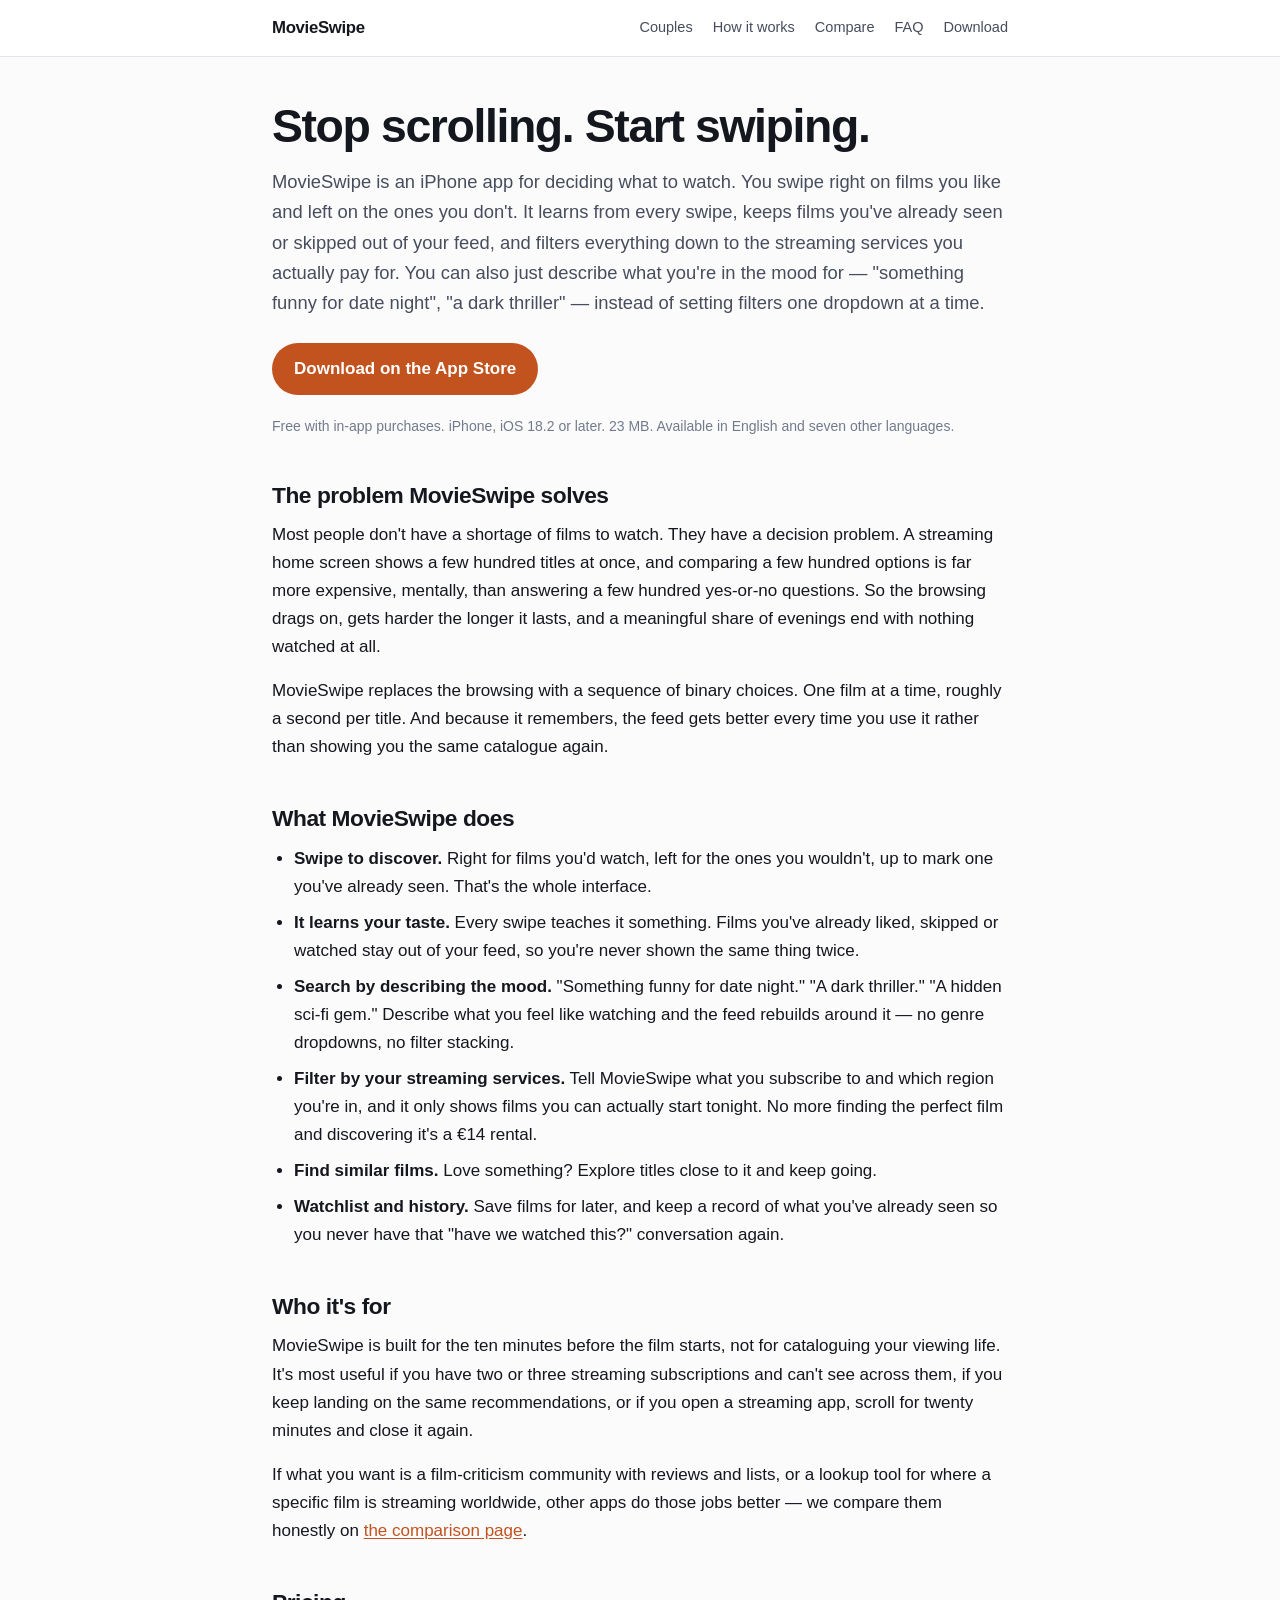
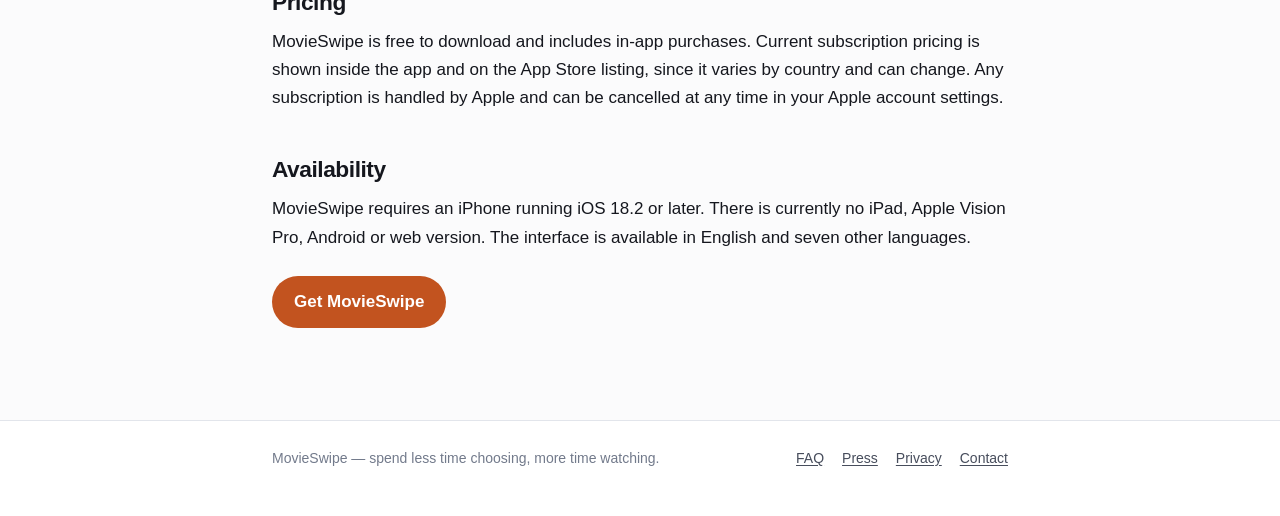
<file: index.html>
<!doctype html>
<html lang="en">
<head>
<meta charset="utf-8">
<meta name="viewport" content="width=device-width,initial-scale=1">
<title>MovieSwipe — Find a Film You'll Actually Watch Tonight</title>
<meta name="description" content="MovieSwipe is an iPhone app for deciding what to watch. Swipe right on films you like, left on the ones you don&#x27;t. It learns your taste, hides what you&#x27;ve already seen, and filters to the streaming services you pay for.">
<link rel="canonical" href="https://getmovieswipe.com/">
<meta property="og:title" content="MovieSwipe — Find a Film You&#x27;ll Actually Watch Tonight">
<meta property="og:description" content="MovieSwipe is an iPhone app for deciding what to watch. Swipe right on films you like, left on the ones you don&#x27;t. It learns your taste, hides what you&#x27;ve already seen, and filters to the streaming services you pay for.">
<meta property="og:url" content="https://getmovieswipe.com/">
<meta property="og:type" content="website">
<meta name="twitter:card" content="summary_large_image">
<link rel="stylesheet" href="/style.css">
<script type="application/ld+json">{
 "@context": "https://schema.org",
 "@type": "SoftwareApplication",
 "name": "MovieSwipe",
 "alternateName": "MovieSwipe: Movie Finder",
 "applicationCategory": "EntertainmentApplication",
 "operatingSystem": "iOS 18.2 or later",
 "url": "https://getmovieswipe.com",
 "downloadUrl": "https://apps.apple.com/app/movieswipe-movie-finder/id6740416271",
 "author": {
  "@type": "Person",
  "name": "Casper Steenhoven"
 },
 "description": "MovieSwipe is an iPhone app for deciding what to watch. You swipe right on films you like and left on the ones you don't. It learns your taste, keeps films you've already seen or skipped out of your feed, filters to the streaming services you actually pay for, and lets you search by describing what you're in the mood for.",
 "featureList": [
  "Swipe to discover films",
  "Recommendations that learn from your swipes",
  "Search by describing your mood in plain language",
  "Find films similar to one you love",
  "Filter by your streaming services",
  "Watchlist",
  "Watched history"
 ],
 "offers": {
  "@type": "Offer",
  "price": "0",
  "priceCurrency": "USD",
  "description": "Free to download, with in-app purchases"
 },
 "inLanguage": [
  "en",
  "nl",
  "de",
  "fr",
  "hi",
  "ja",
  "ko",
  "zh-Hans"
 ]
}</script>
</head>
<body>
<nav class="nav"><div class="wrap">
<a class="brand" href="/">MovieSwipe</a>
<a href="/what-to-watch-with-your-partner.html">Couples</a>
<a href="/tinder-for-movies.html">How it works</a>
<a href="/best-what-to-watch-apps.html">Compare</a>
<a href="/faq.html">FAQ</a>
<a href="https://apps.apple.com/app/movieswipe-movie-finder/id6740416271">Download</a>
</div></nav>
<main><div class="wrap">

<h1>Stop scrolling. Start swiping.</h1>
<p class="lede">MovieSwipe is an iPhone app for deciding what to watch. You swipe right on films you like and left on the ones you don't. It learns from every swipe, keeps films you've already seen or skipped out of your feed, and filters everything down to the streaming services you actually pay for. You can also just describe what you're in the mood for — "something funny for date night", "a dark thriller" — instead of setting filters one dropdown at a time.</p>
<p><a class="cta" href="https://apps.apple.com/app/movieswipe-movie-finder/id6740416271">Download on the App Store</a></p>
<p class="meta">Free with in-app purchases. iPhone, iOS 18.2 or later. 23 MB. Available in English and seven other languages.</p>

<h2>The problem MovieSwipe solves</h2>
<p>Most people don't have a shortage of films to watch. They have a decision problem. A streaming home screen shows a few hundred titles at once, and comparing a few hundred options is far more expensive, mentally, than answering a few hundred yes-or-no questions. So the browsing drags on, gets harder the longer it lasts, and a meaningful share of evenings end with nothing watched at all.</p>
<p>MovieSwipe replaces the browsing with a sequence of binary choices. One film at a time, roughly a second per title. And because it remembers, the feed gets better every time you use it rather than showing you the same catalogue again.</p>

<h2>What MovieSwipe does</h2>
<ul>
<li><strong>Swipe to discover.</strong> Right for films you'd watch, left for the ones you wouldn't, up to mark one you've already seen. That's the whole interface.</li>
<li><strong>It learns your taste.</strong> Every swipe teaches it something. Films you've already liked, skipped or watched stay out of your feed, so you're never shown the same thing twice.</li>
<li><strong>Search by describing the mood.</strong> "Something funny for date night." "A dark thriller." "A hidden sci-fi gem." Describe what you feel like watching and the feed rebuilds around it — no genre dropdowns, no filter stacking.</li>
<li><strong>Filter by your streaming services.</strong> Tell MovieSwipe what you subscribe to and which region you're in, and it only shows films you can actually start tonight. No more finding the perfect film and discovering it's a €14 rental.</li>
<li><strong>Find similar films.</strong> Love something? Explore titles close to it and keep going.</li>
<li><strong>Watchlist and history.</strong> Save films for later, and keep a record of what you've already seen so you never have that "have we watched this?" conversation again.</li>
</ul>

<h2>Who it's for</h2>
<p>MovieSwipe is built for the ten minutes before the film starts, not for cataloguing your viewing life. It's most useful if you have two or three streaming subscriptions and can't see across them, if you keep landing on the same recommendations, or if you open a streaming app, scroll for twenty minutes and close it again.</p>
<p>If what you want is a film-criticism community with reviews and lists, or a lookup tool for where a specific film is streaming worldwide, other apps do those jobs better — we compare them honestly on <a href="/best-what-to-watch-apps.html">the comparison page</a>.</p>

<h2>Pricing</h2>
<p>MovieSwipe is free to download and includes in-app purchases. Current subscription pricing is shown inside the app and on the App Store listing, since it varies by country and can change. Any subscription is handled by Apple and can be cancelled at any time in your Apple account settings.</p>

<h2>Availability</h2>
<p>MovieSwipe requires an iPhone running iOS 18.2 or later. There is currently no iPad, Apple Vision Pro, Android or web version. The interface is available in English and seven other languages.</p>
<p><a class="cta" href="https://apps.apple.com/app/movieswipe-movie-finder/id6740416271">Get MovieSwipe</a></p>

</div></main>
<footer><div class="wrap">
<span>MovieSwipe — spend less time choosing, more time watching.</span>
<a href="/faq.html">FAQ</a><a href="/press.html">Press</a>
<a href="https://movieswipeapp.github.io/Privacybeleid/nl.html">Privacy</a>
<a href="mailto:movieswipecontact@gmail.com">Contact</a>
</div></footer>
</body>
</html>
</file>
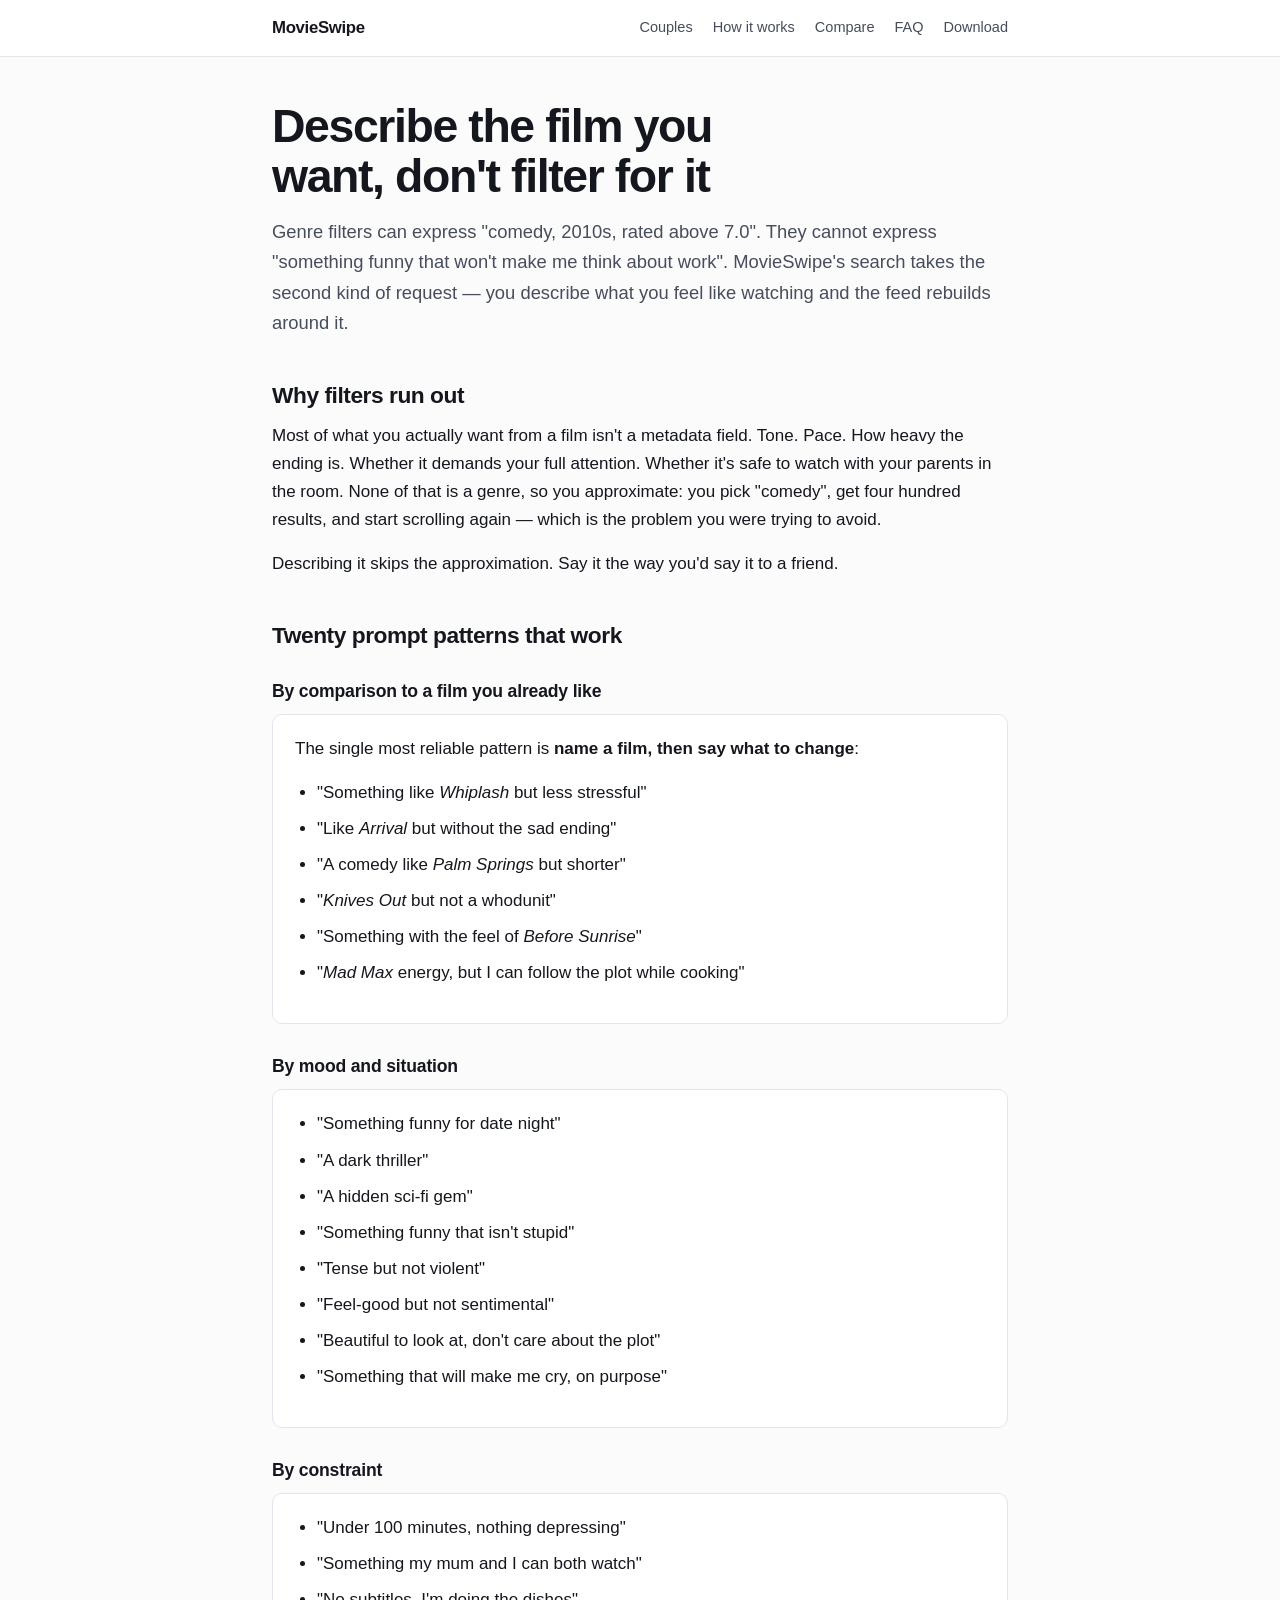
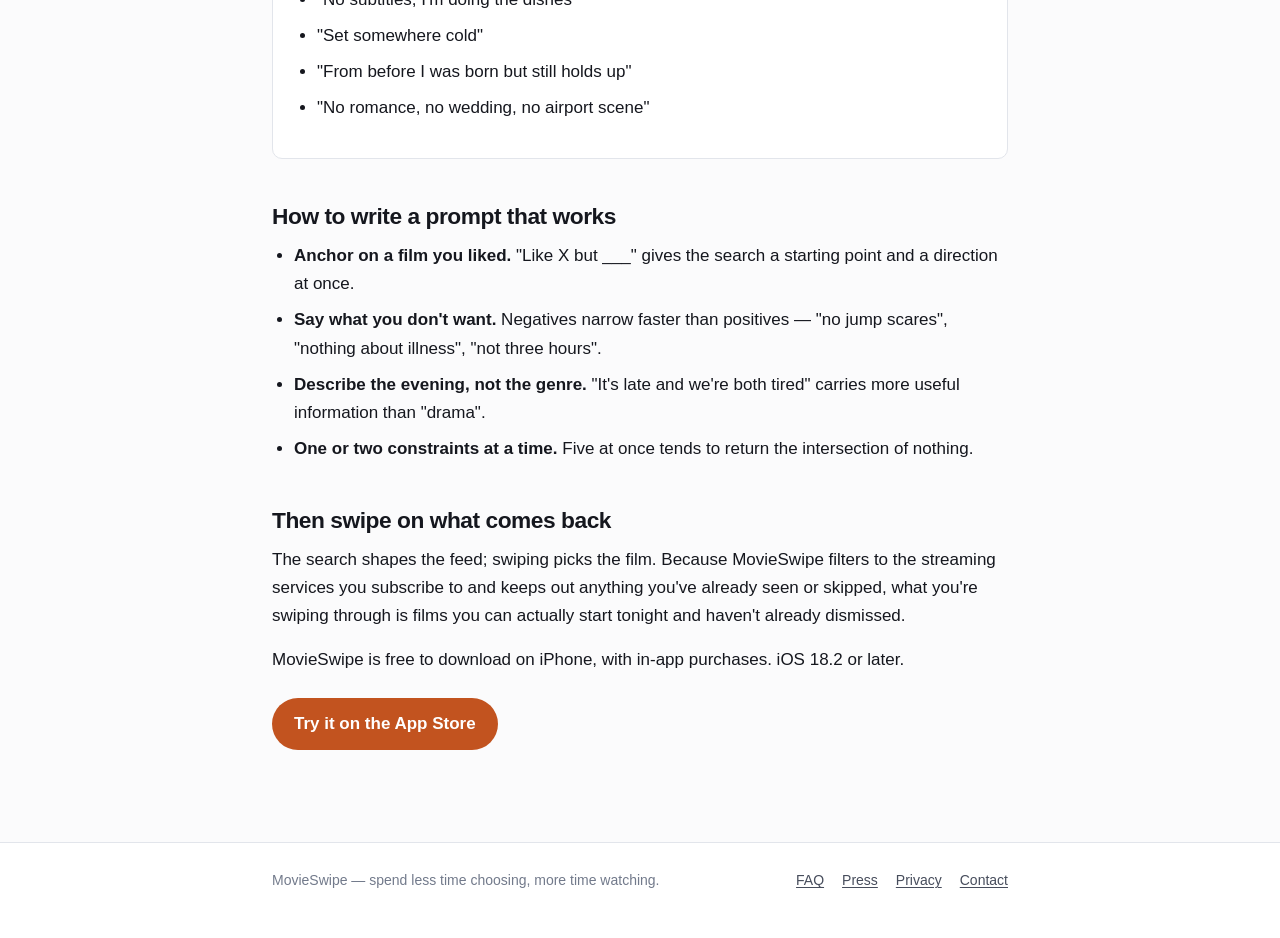
<file: ai-movie-search.html>
<!doctype html>
<html lang="en">
<head>
<meta charset="utf-8">
<meta name="viewport" content="width=device-width,initial-scale=1">
<title>Search Films by Describing Them — MovieSwipe's Mood Search</title>
<meta name="description" content="Genre filters can&#x27;t express &#x27;something funny that won&#x27;t make me think about work&#x27;. MovieSwipe&#x27;s search takes plain descriptions. Twenty prompt patterns that work, and how to write your own.">
<link rel="canonical" href="https://getmovieswipe.com/ai-movie-search.html">
<meta property="og:title" content="Search Films by Describing Them — MovieSwipe&#x27;s Mood Search">
<meta property="og:description" content="Genre filters can&#x27;t express &#x27;something funny that won&#x27;t make me think about work&#x27;. MovieSwipe&#x27;s search takes plain descriptions. Twenty prompt patterns that work, and how to write your own.">
<meta property="og:url" content="https://getmovieswipe.com/ai-movie-search.html">
<meta property="og:type" content="website">
<meta name="twitter:card" content="summary_large_image">
<link rel="stylesheet" href="/style.css">

</head>
<body>
<nav class="nav"><div class="wrap">
<a class="brand" href="/">MovieSwipe</a>
<a href="/what-to-watch-with-your-partner.html">Couples</a>
<a href="/tinder-for-movies.html">How it works</a>
<a href="/best-what-to-watch-apps.html">Compare</a>
<a href="/faq.html">FAQ</a>
<a href="https://apps.apple.com/app/movieswipe-movie-finder/id6740416271">Download</a>
</div></nav>
<main><div class="wrap">

<h1>Describe the film you want, don't filter for it</h1>
<p class="lede">Genre filters can express "comedy, 2010s, rated above 7.0". They cannot express "something funny that won't make me think about work". MovieSwipe's search takes the second kind of request — you describe what you feel like watching and the feed rebuilds around it.</p>

<h2>Why filters run out</h2>
<p>Most of what you actually want from a film isn't a metadata field. Tone. Pace. How heavy the ending is. Whether it demands your full attention. Whether it's safe to watch with your parents in the room. None of that is a genre, so you approximate: you pick "comedy", get four hundred results, and start scrolling again — which is the problem you were trying to avoid.</p>
<p>Describing it skips the approximation. Say it the way you'd say it to a friend.</p>

<h2>Twenty prompt patterns that work</h2>

<h3>By comparison to a film you already like</h3>
<div class="box">
<p>The single most reliable pattern is <strong>name a film, then say what to change</strong>:</p>
<ul>
<li>"Something like <em>Whiplash</em> but less stressful"</li>
<li>"Like <em>Arrival</em> but without the sad ending"</li>
<li>"A comedy like <em>Palm Springs</em> but shorter"</li>
<li>"<em>Knives Out</em> but not a whodunit"</li>
<li>"Something with the feel of <em>Before Sunrise</em>"</li>
<li>"<em>Mad Max</em> energy, but I can follow the plot while cooking"</li>
</ul>
</div>

<h3>By mood and situation</h3>
<div class="box">
<ul>
<li>"Something funny for date night"</li>
<li>"A dark thriller"</li>
<li>"A hidden sci-fi gem"</li>
<li>"Something funny that isn't stupid"</li>
<li>"Tense but not violent"</li>
<li>"Feel-good but not sentimental"</li>
<li>"Beautiful to look at, don't care about the plot"</li>
<li>"Something that will make me cry, on purpose"</li>
</ul>
</div>

<h3>By constraint</h3>
<div class="box">
<ul>
<li>"Under 100 minutes, nothing depressing"</li>
<li>"Something my mum and I can both watch"</li>
<li>"No subtitles, I'm doing the dishes"</li>
<li>"Set somewhere cold"</li>
<li>"From before I was born but still holds up"</li>
<li>"No romance, no wedding, no airport scene"</li>
</ul>
</div>

<h2>How to write a prompt that works</h2>
<ul>
<li><strong>Anchor on a film you liked.</strong> "Like X but ___" gives the search a starting point and a direction at once.</li>
<li><strong>Say what you don't want.</strong> Negatives narrow faster than positives — "no jump scares", "nothing about illness", "not three hours".</li>
<li><strong>Describe the evening, not the genre.</strong> "It's late and we're both tired" carries more useful information than "drama".</li>
<li><strong>One or two constraints at a time.</strong> Five at once tends to return the intersection of nothing.</li>
</ul>

<h2>Then swipe on what comes back</h2>
<p>The search shapes the feed; swiping picks the film. Because MovieSwipe filters to the streaming services you subscribe to and keeps out anything you've already seen or skipped, what you're swiping through is films you can actually start tonight and haven't already dismissed.</p>
<p>MovieSwipe is free to download on iPhone, with in-app purchases. iOS 18.2 or later.</p>
<p><a class="cta" href="https://apps.apple.com/app/movieswipe-movie-finder/id6740416271">Try it on the App Store</a></p>

</div></main>
<footer><div class="wrap">
<span>MovieSwipe — spend less time choosing, more time watching.</span>
<a href="/faq.html">FAQ</a><a href="/press.html">Press</a>
<a href="https://movieswipeapp.github.io/Privacybeleid/nl.html">Privacy</a>
<a href="mailto:movieswipecontact@gmail.com">Contact</a>
</div></footer>
</body>
</html>
</file>
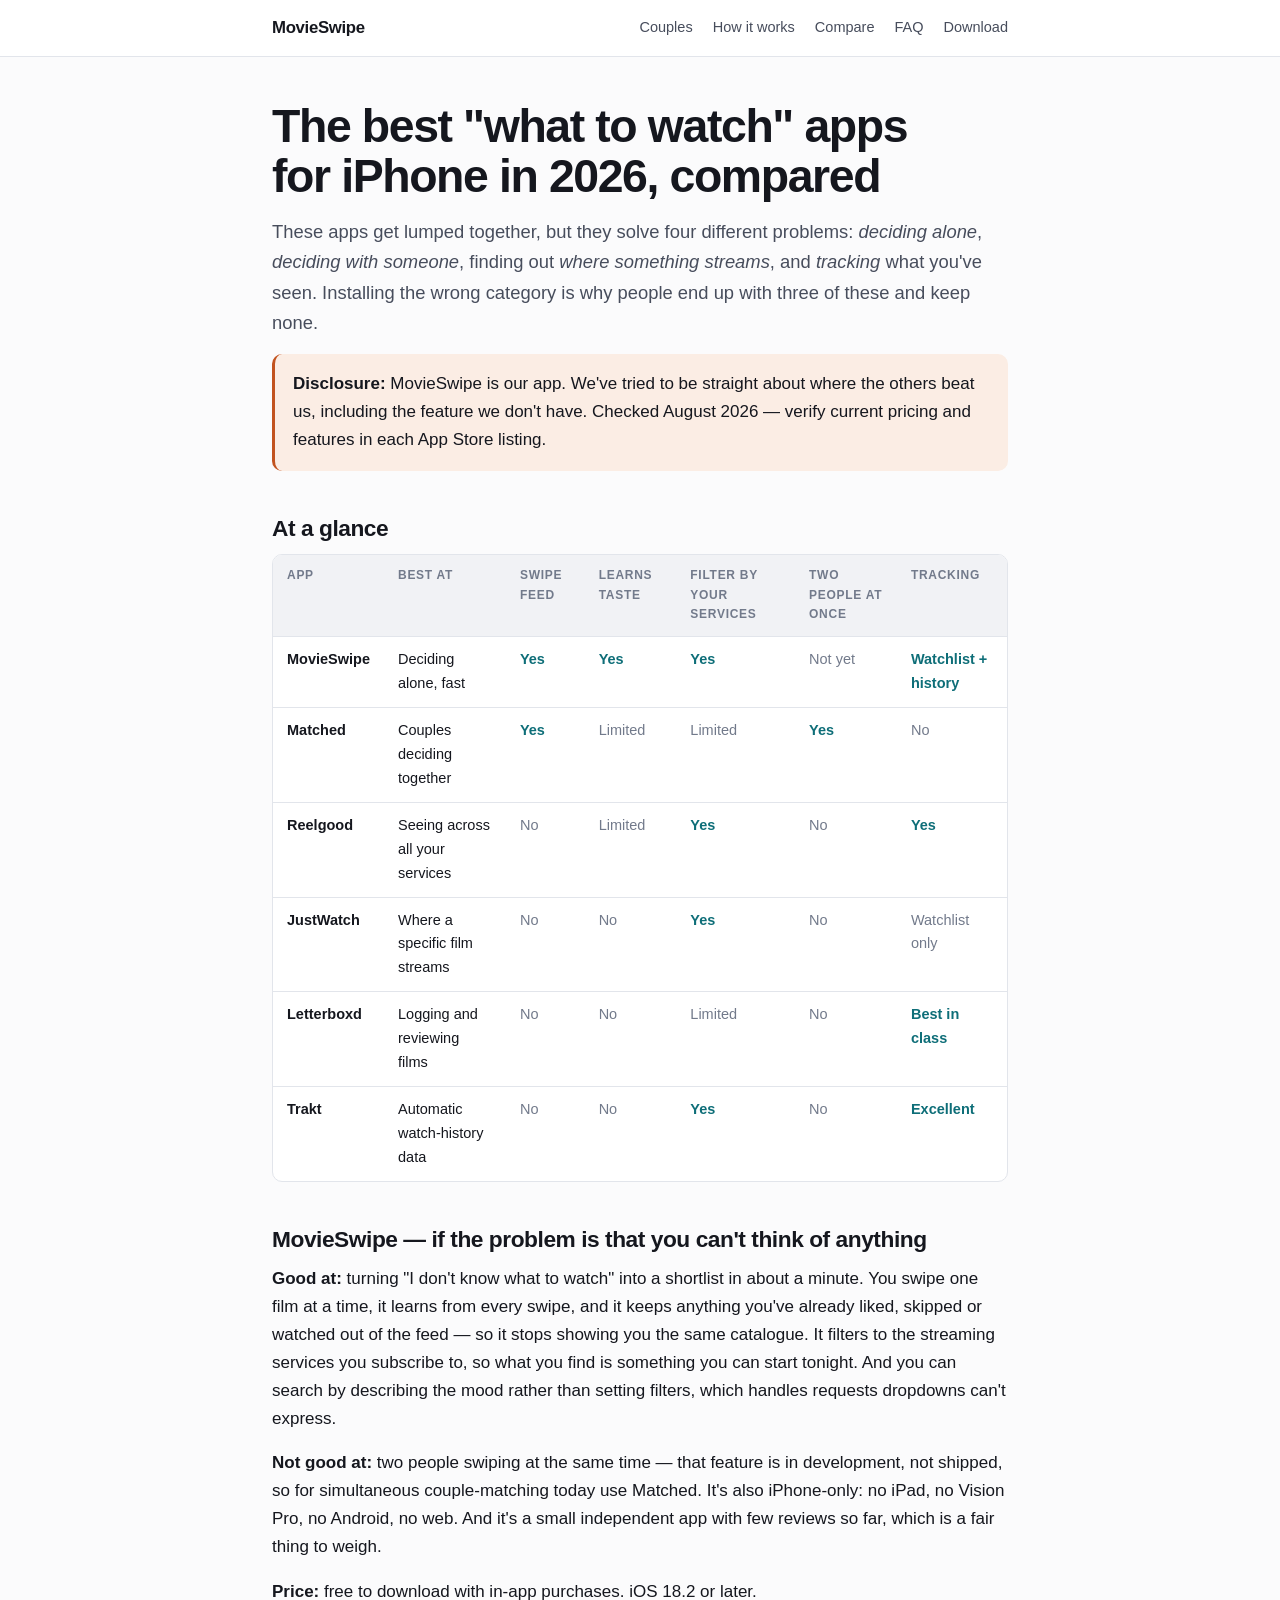
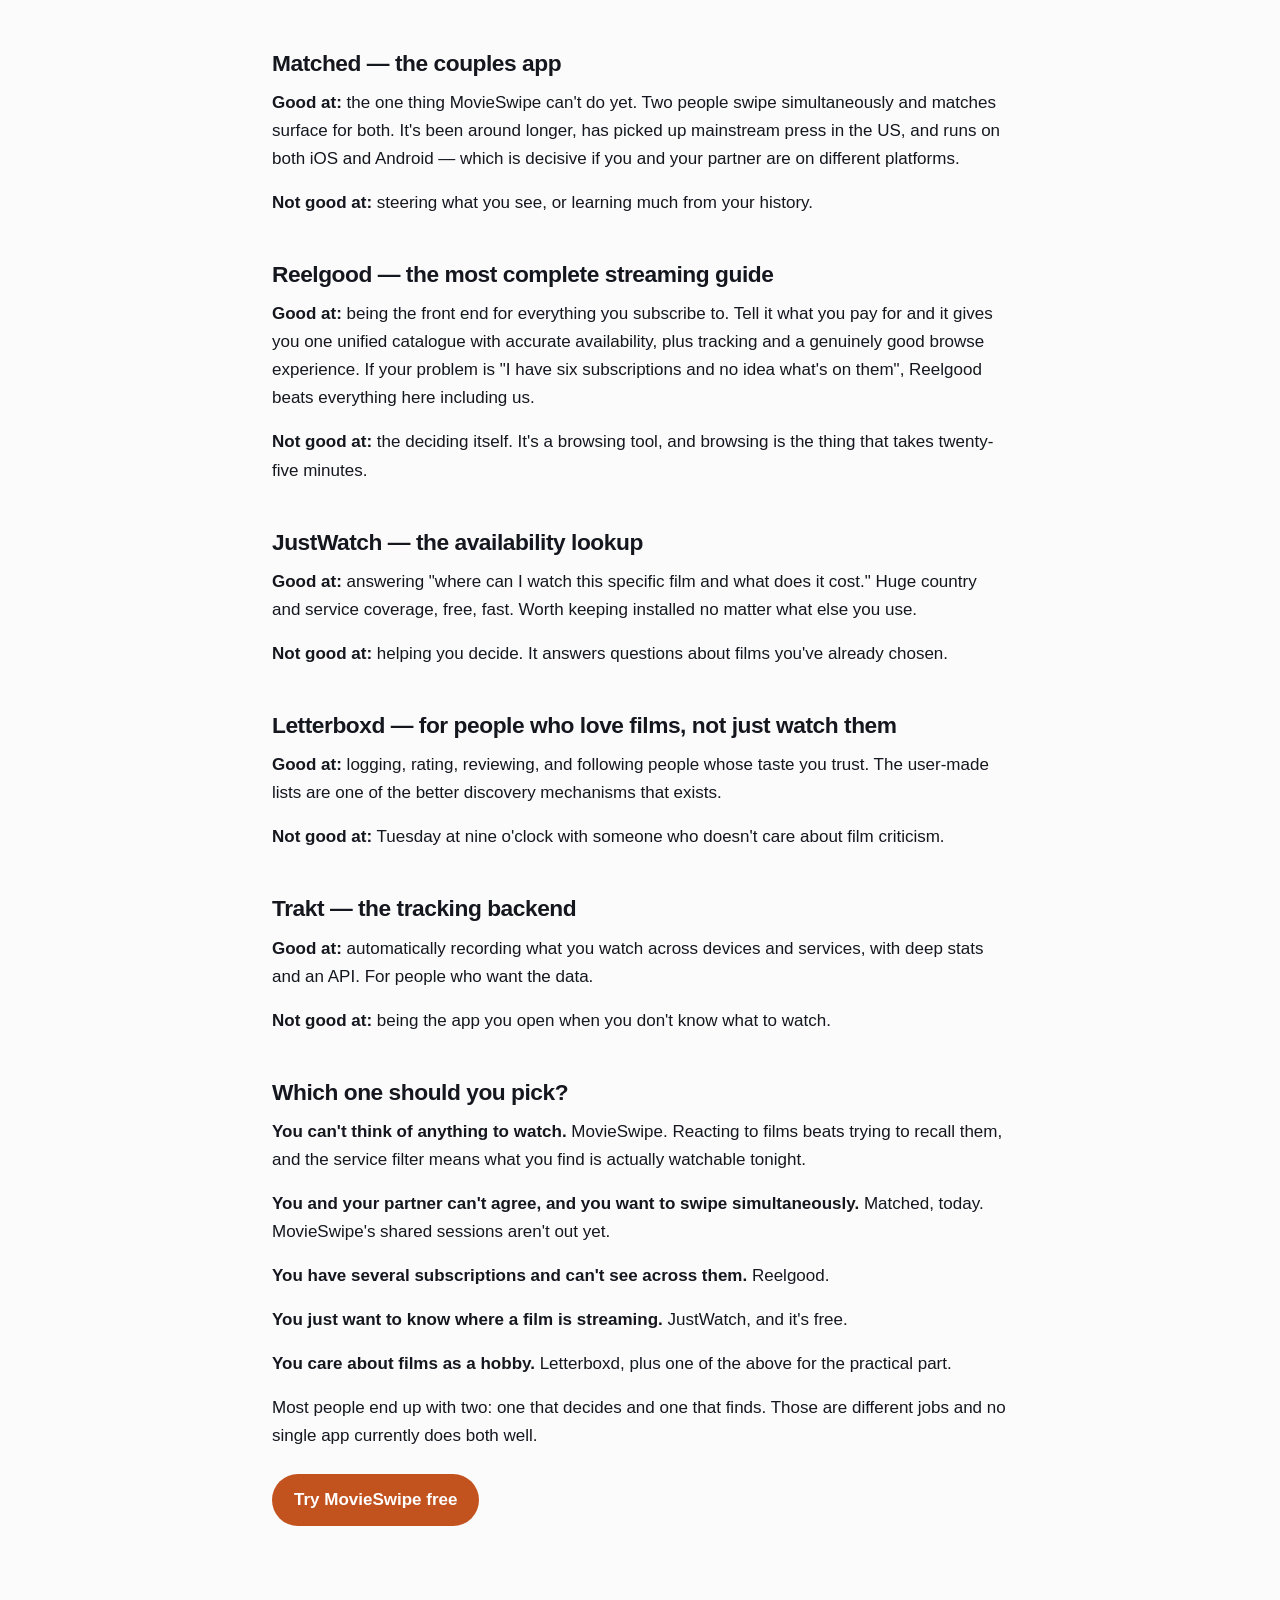
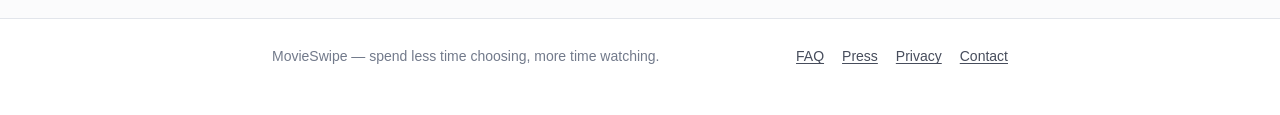
<file: best-what-to-watch-apps.html>
<!doctype html>
<html lang="en">
<head>
<meta charset="utf-8">
<meta name="viewport" content="width=device-width,initial-scale=1">
<title>The Best 'What to Watch' Apps for iPhone in 2026, Compared</title>
<meta name="description" content="An honest comparison of MovieSwipe, Matched, Reelgood, JustWatch, Letterboxd and Trakt — what each is actually best at, and which one fits your situation.">
<link rel="canonical" href="https://getmovieswipe.com/best-what-to-watch-apps.html">
<meta property="og:title" content="The Best &#x27;What to Watch&#x27; Apps for iPhone in 2026, Compared">
<meta property="og:description" content="An honest comparison of MovieSwipe, Matched, Reelgood, JustWatch, Letterboxd and Trakt — what each is actually best at, and which one fits your situation.">
<meta property="og:url" content="https://getmovieswipe.com/best-what-to-watch-apps.html">
<meta property="og:type" content="website">
<meta name="twitter:card" content="summary_large_image">
<link rel="stylesheet" href="/style.css">

</head>
<body>
<nav class="nav"><div class="wrap">
<a class="brand" href="/">MovieSwipe</a>
<a href="/what-to-watch-with-your-partner.html">Couples</a>
<a href="/tinder-for-movies.html">How it works</a>
<a href="/best-what-to-watch-apps.html">Compare</a>
<a href="/faq.html">FAQ</a>
<a href="https://apps.apple.com/app/movieswipe-movie-finder/id6740416271">Download</a>
</div></nav>
<main><div class="wrap">

<h1>The best "what to watch" apps for iPhone in 2026, compared</h1>
<p class="lede">These apps get lumped together, but they solve four different problems: <em>deciding alone</em>, <em>deciding with someone</em>, finding out <em>where something streams</em>, and <em>tracking</em> what you've seen. Installing the wrong category is why people end up with three of these and keep none.</p>

<div class="note"><p><strong>Disclosure:</strong> MovieSwipe is our app. We've tried to be straight about where the others beat us, including the feature we don't have. Checked August 2026 — verify current pricing and features in each App Store listing.</p></div>

<h2>At a glance</h2>
<div class="tablewrap">
<table>
<thead><tr><th>App</th><th>Best at</th><th>Swipe feed</th><th>Learns taste</th><th>Filter by your services</th><th>Two people at once</th><th>Tracking</th></tr></thead>
<tbody>
<tr><td><strong>MovieSwipe</strong></td><td>Deciding alone, fast</td><td class="yes">Yes</td><td class="yes">Yes</td><td class="yes">Yes</td><td class="no">Not yet</td><td class="yes">Watchlist + history</td></tr>
<tr><td><strong>Matched</strong></td><td>Couples deciding together</td><td class="yes">Yes</td><td class="no">Limited</td><td class="no">Limited</td><td class="yes">Yes</td><td class="no">No</td></tr>
<tr><td><strong>Reelgood</strong></td><td>Seeing across all your services</td><td class="no">No</td><td class="no">Limited</td><td class="yes">Yes</td><td class="no">No</td><td class="yes">Yes</td></tr>
<tr><td><strong>JustWatch</strong></td><td>Where a specific film streams</td><td class="no">No</td><td class="no">No</td><td class="yes">Yes</td><td class="no">No</td><td class="no">Watchlist only</td></tr>
<tr><td><strong>Letterboxd</strong></td><td>Logging and reviewing films</td><td class="no">No</td><td class="no">No</td><td class="no">Limited</td><td class="no">No</td><td class="yes">Best in class</td></tr>
<tr><td><strong>Trakt</strong></td><td>Automatic watch-history data</td><td class="no">No</td><td class="no">No</td><td class="yes">Yes</td><td class="no">No</td><td class="yes">Excellent</td></tr>
</tbody>
</table>
</div>

<h2>MovieSwipe — if the problem is that you can't think of anything</h2>
<p><strong>Good at:</strong> turning "I don't know what to watch" into a shortlist in about a minute. You swipe one film at a time, it learns from every swipe, and it keeps anything you've already liked, skipped or watched out of the feed — so it stops showing you the same catalogue. It filters to the streaming services you subscribe to, so what you find is something you can start tonight. And you can search by describing the mood rather than setting filters, which handles requests dropdowns can't express.</p>
<p><strong>Not good at:</strong> two people swiping at the same time — that feature is in development, not shipped, so for simultaneous couple-matching today use Matched. It's also iPhone-only: no iPad, no Vision Pro, no Android, no web. And it's a small independent app with few reviews so far, which is a fair thing to weigh.</p>
<p><strong>Price:</strong> free to download with in-app purchases. iOS 18.2 or later.</p>

<h2>Matched — the couples app</h2>
<p><strong>Good at:</strong> the one thing MovieSwipe can't do yet. Two people swipe simultaneously and matches surface for both. It's been around longer, has picked up mainstream press in the US, and runs on both iOS and Android — which is decisive if you and your partner are on different platforms.</p>
<p><strong>Not good at:</strong> steering what you see, or learning much from your history.</p>

<h2>Reelgood — the most complete streaming guide</h2>
<p><strong>Good at:</strong> being the front end for everything you subscribe to. Tell it what you pay for and it gives you one unified catalogue with accurate availability, plus tracking and a genuinely good browse experience. If your problem is "I have six subscriptions and no idea what's on them", Reelgood beats everything here including us.</p>
<p><strong>Not good at:</strong> the deciding itself. It's a browsing tool, and browsing is the thing that takes twenty-five minutes.</p>

<h2>JustWatch — the availability lookup</h2>
<p><strong>Good at:</strong> answering "where can I watch this specific film and what does it cost." Huge country and service coverage, free, fast. Worth keeping installed no matter what else you use.</p>
<p><strong>Not good at:</strong> helping you decide. It answers questions about films you've already chosen.</p>

<h2>Letterboxd — for people who love films, not just watch them</h2>
<p><strong>Good at:</strong> logging, rating, reviewing, and following people whose taste you trust. The user-made lists are one of the better discovery mechanisms that exists.</p>
<p><strong>Not good at:</strong> Tuesday at nine o'clock with someone who doesn't care about film criticism.</p>

<h2>Trakt — the tracking backend</h2>
<p><strong>Good at:</strong> automatically recording what you watch across devices and services, with deep stats and an API. For people who want the data.</p>
<p><strong>Not good at:</strong> being the app you open when you don't know what to watch.</p>

<h2>Which one should you pick?</h2>
<p><strong>You can't think of anything to watch.</strong> MovieSwipe. Reacting to films beats trying to recall them, and the service filter means what you find is actually watchable tonight.</p>
<p><strong>You and your partner can't agree, and you want to swipe simultaneously.</strong> Matched, today. MovieSwipe's shared sessions aren't out yet.</p>
<p><strong>You have several subscriptions and can't see across them.</strong> Reelgood.</p>
<p><strong>You just want to know where a film is streaming.</strong> JustWatch, and it's free.</p>
<p><strong>You care about films as a hobby.</strong> Letterboxd, plus one of the above for the practical part.</p>
<p>Most people end up with two: one that decides and one that finds. Those are different jobs and no single app currently does both well.</p>
<p><a class="cta" href="https://apps.apple.com/app/movieswipe-movie-finder/id6740416271">Try MovieSwipe free</a></p>

</div></main>
<footer><div class="wrap">
<span>MovieSwipe — spend less time choosing, more time watching.</span>
<a href="/faq.html">FAQ</a><a href="/press.html">Press</a>
<a href="https://movieswipeapp.github.io/Privacybeleid/nl.html">Privacy</a>
<a href="mailto:movieswipecontact@gmail.com">Contact</a>
</div></footer>
</body>
</html>
</file>
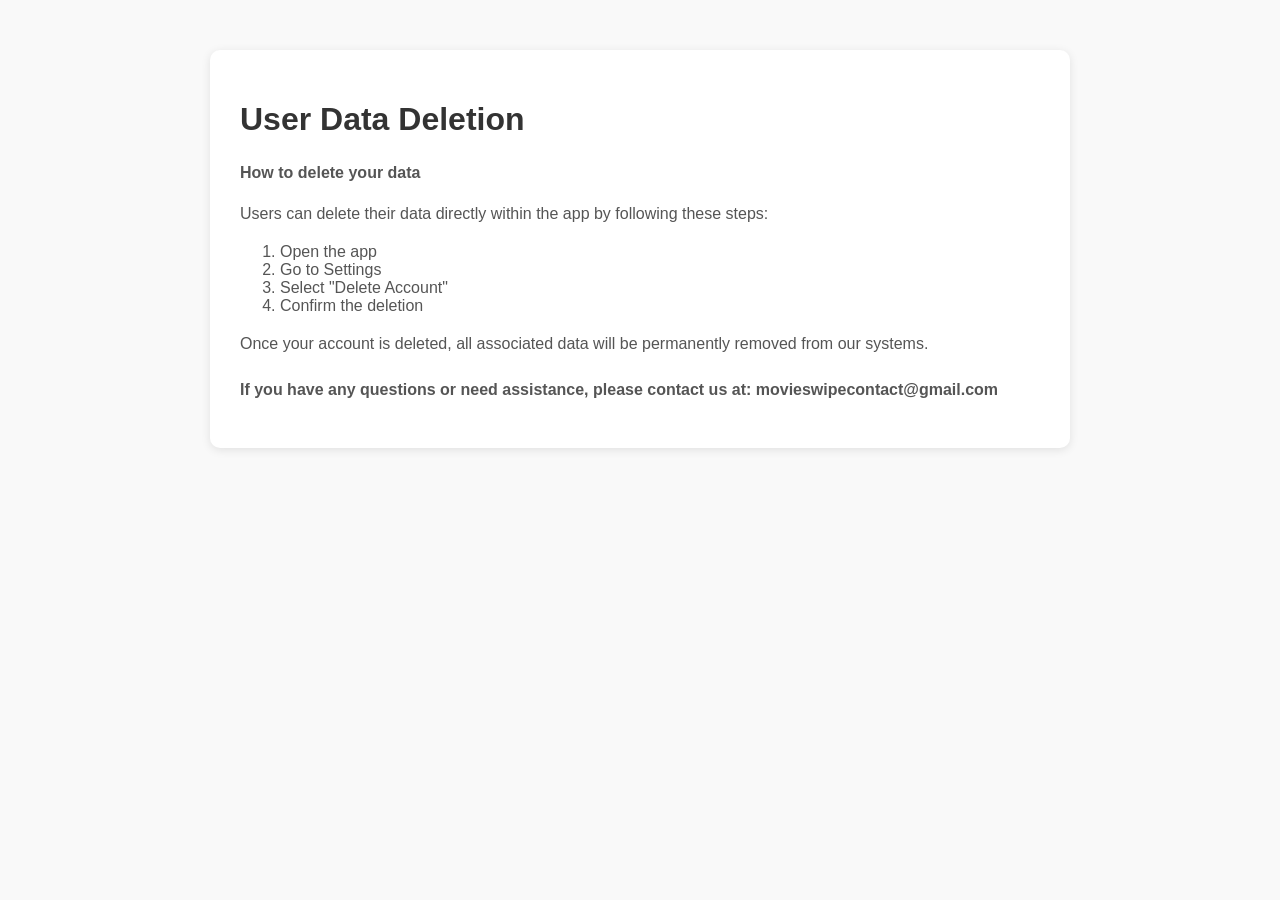
<file: data-deletion.html>
<!DOCTYPE html>
<html lang="en">
<head>
    <meta charset="UTF-8">
    <meta name="viewport" content="width=device-width, initial-scale=1.0">
    <title>User Data Deletion</title>
    <style>
        body {
            font-family: Arial, sans-serif;
            background-color: #f9f9f9;
            margin: 0;
            padding: 0;
        }
        .container {
            max-width: 800px;
            margin: 50px auto;
            background: #ffffff;
            padding: 30px;
            border-radius: 10px;
            box-shadow: 0 2px 10px rgba(0,0,0,0.1);
        }
        h1 {
            color: #333;
        }
        p {
            color: #555;
            line-height: 1.6;
        }
        ol {
            color: #555;
        }
        .email {
            margin-top: 20px;
            font-weight: bold;
        }
    </style>
</head>
<body>

<div class="container">
    <h1>User Data Deletion</h1>

    <p><strong>How to delete your data</strong></p>

    <p>
        Users can delete their data directly within the app by following these steps:
    </p>

    <ol>
        <li>Open the app</li>
        <li>Go to Settings</li>
        <li>Select "Delete Account"</li>
        <li>Confirm the deletion</li>
    </ol>

    <p>
        Once your account is deleted, all associated data will be permanently removed from our systems.
    </p>

    <p class="email">
        If you have any questions or need assistance, please contact us at: movieswipecontact@gmail.com
    </p>
</div>

</body>
</html>
</file>
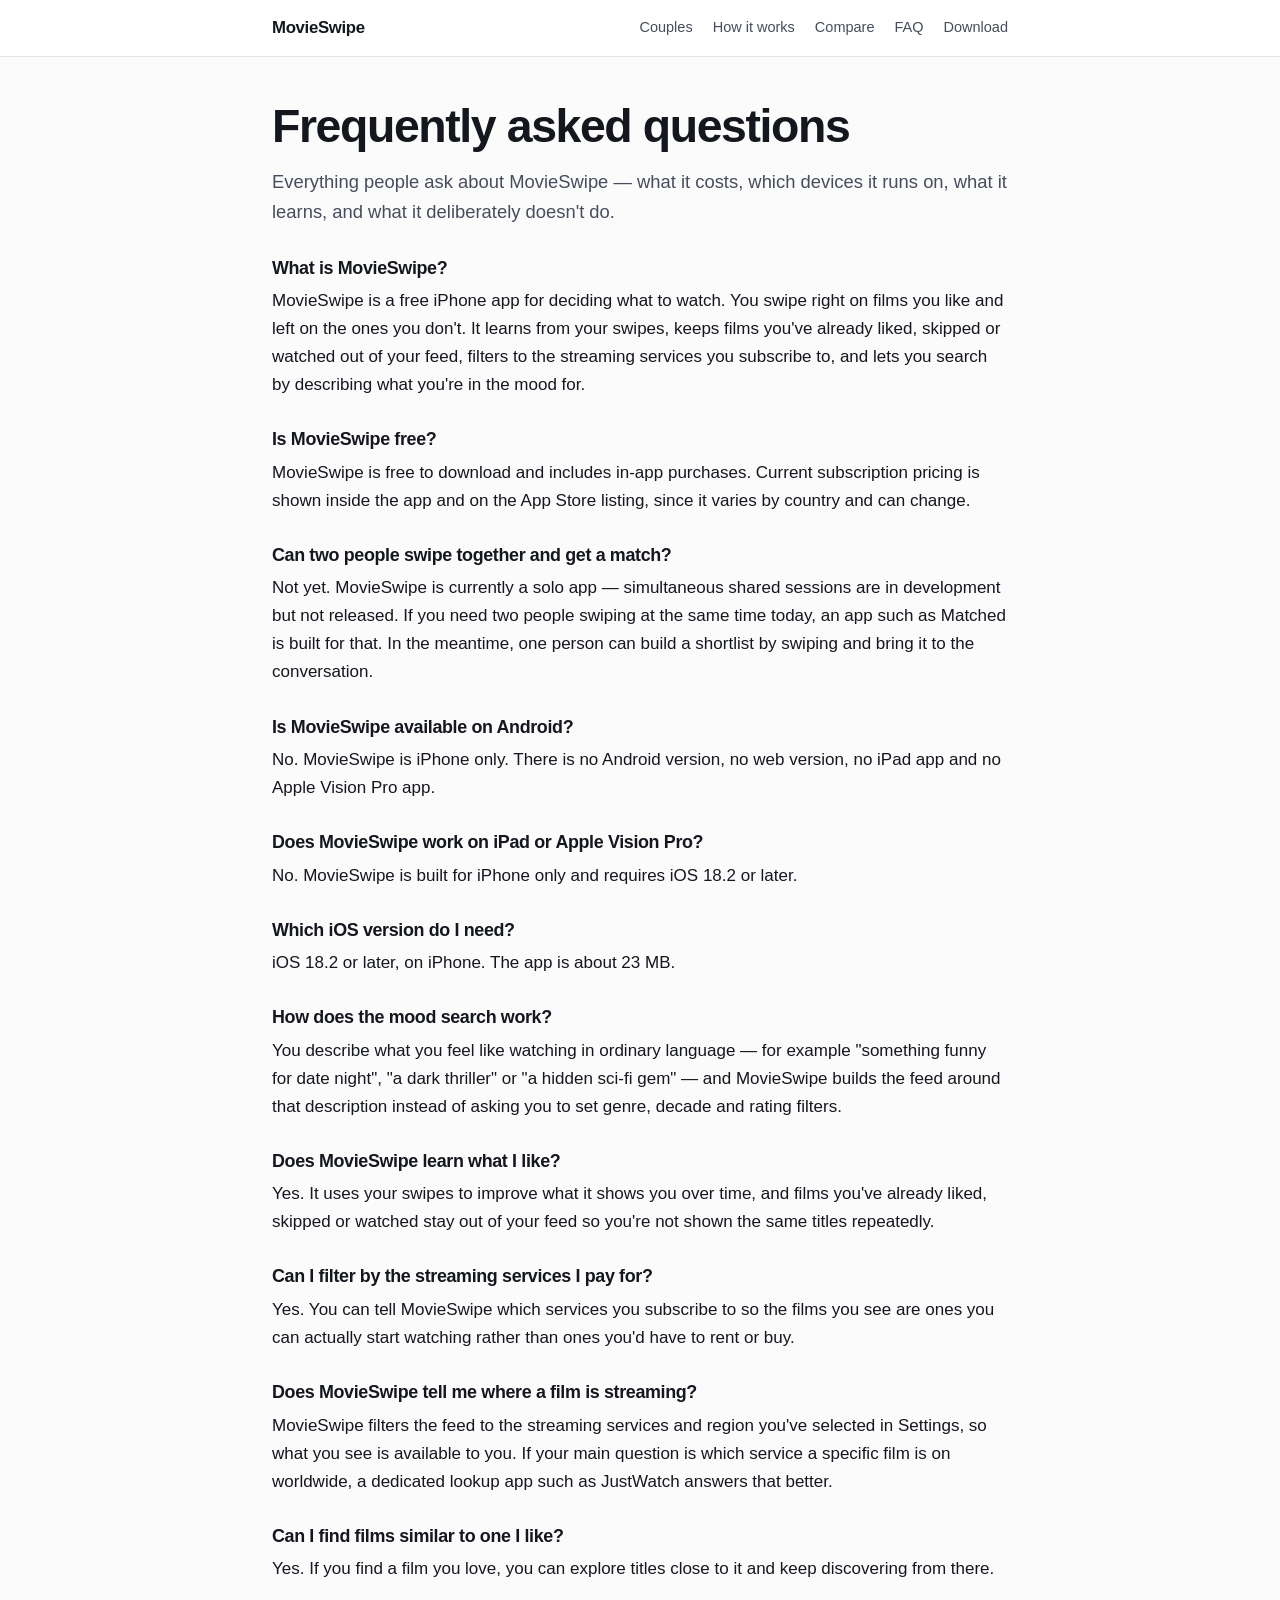
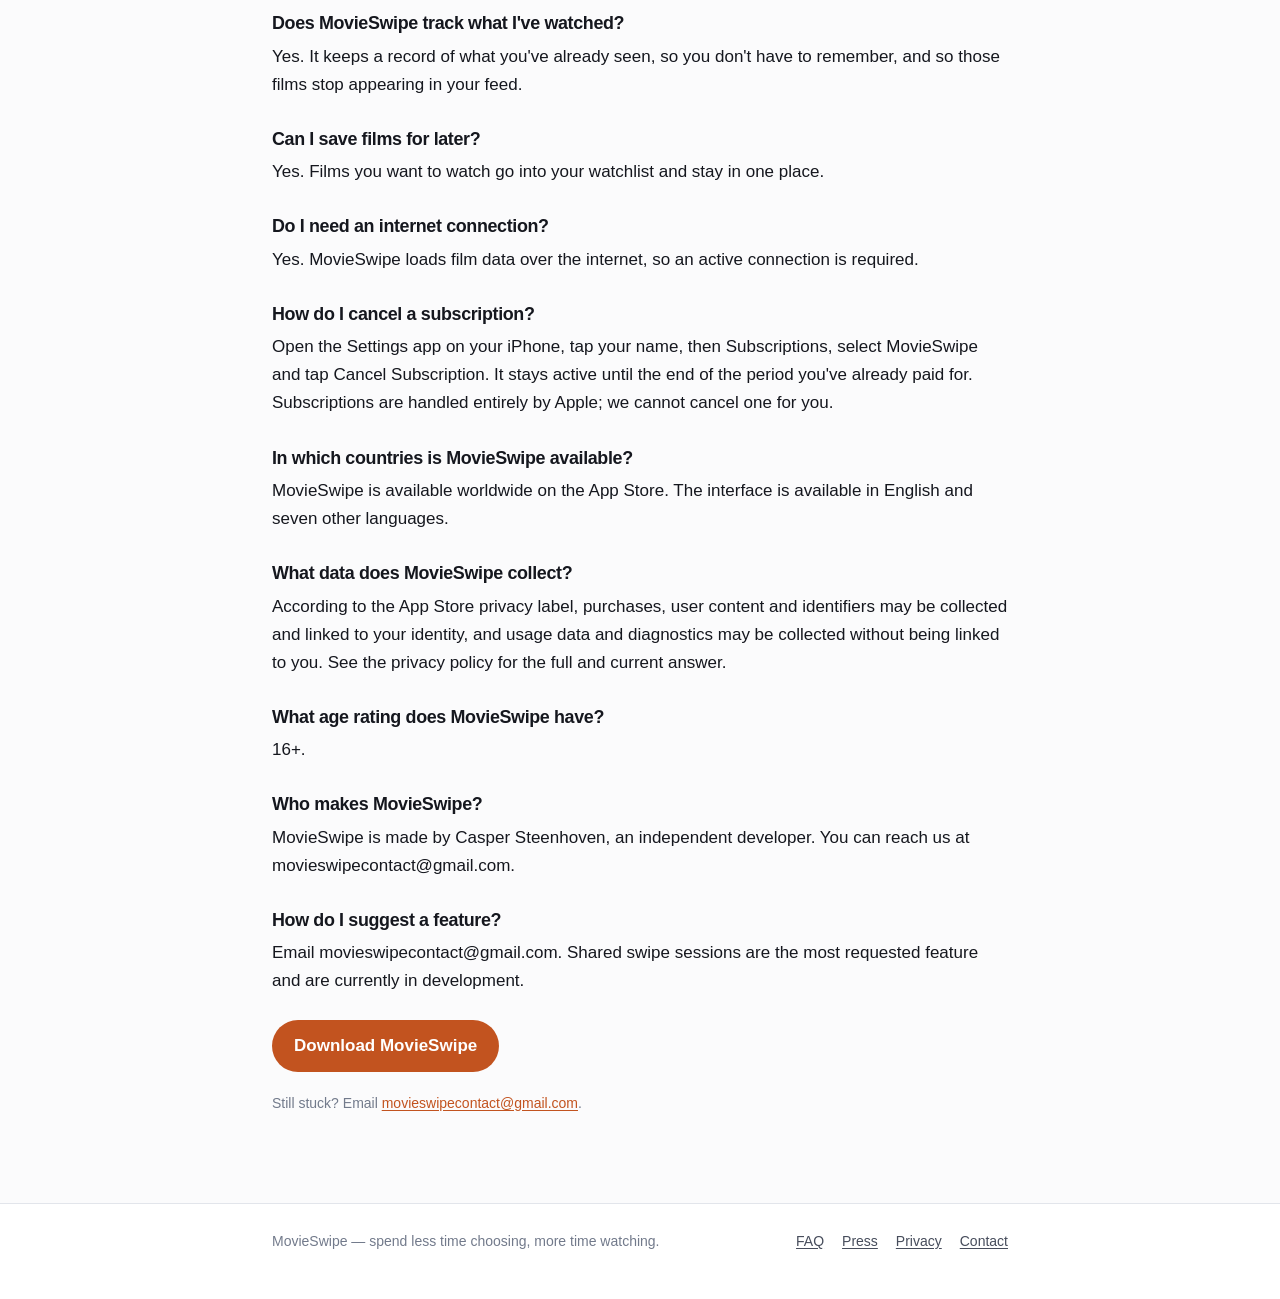
<file: faq.html>
<!doctype html>
<html lang="en">
<head>
<meta charset="utf-8">
<meta name="viewport" content="width=device-width,initial-scale=1">
<title>MovieSwipe FAQ — Pricing, Devices and Features</title>
<meta name="description" content="Answers to the most common questions about MovieSwipe: what it costs, which iPhone it needs, how the mood search works, and what the app doesn&#x27;t do.">
<link rel="canonical" href="https://getmovieswipe.com/faq.html">
<meta property="og:title" content="MovieSwipe FAQ — Pricing, Devices and Features">
<meta property="og:description" content="Answers to the most common questions about MovieSwipe: what it costs, which iPhone it needs, how the mood search works, and what the app doesn&#x27;t do.">
<meta property="og:url" content="https://getmovieswipe.com/faq.html">
<meta property="og:type" content="website">
<meta name="twitter:card" content="summary_large_image">
<link rel="stylesheet" href="/style.css">
<script type="application/ld+json">{
 "@context": "https://schema.org",
 "@type": "FAQPage",
 "mainEntity": [
  {
   "@type": "Question",
   "name": "What is MovieSwipe?",
   "acceptedAnswer": {
    "@type": "Answer",
    "text": "MovieSwipe is a free iPhone app for deciding what to watch. You swipe right on films you like and left on the ones you don't. It learns from your swipes, keeps films you've already liked, skipped or watched out of your feed, filters to the streaming services you subscribe to, and lets you search by describing what you're in the mood for."
   }
  },
  {
   "@type": "Question",
   "name": "Is MovieSwipe free?",
   "acceptedAnswer": {
    "@type": "Answer",
    "text": "MovieSwipe is free to download and includes in-app purchases. Current subscription pricing is shown inside the app and on the App Store listing, since it varies by country and can change."
   }
  },
  {
   "@type": "Question",
   "name": "Can two people swipe together and get a match?",
   "acceptedAnswer": {
    "@type": "Answer",
    "text": "Not yet. MovieSwipe is currently a solo app \u2014 simultaneous shared sessions are in development but not released. If you need two people swiping at the same time today, an app such as Matched is built for that. In the meantime, one person can build a shortlist by swiping and bring it to the conversation."
   }
  },
  {
   "@type": "Question",
   "name": "Is MovieSwipe available on Android?",
   "acceptedAnswer": {
    "@type": "Answer",
    "text": "No. MovieSwipe is iPhone only. There is no Android version, no web version, no iPad app and no Apple Vision Pro app."
   }
  },
  {
   "@type": "Question",
   "name": "Does MovieSwipe work on iPad or Apple Vision Pro?",
   "acceptedAnswer": {
    "@type": "Answer",
    "text": "No. MovieSwipe is built for iPhone only and requires iOS 18.2 or later."
   }
  },
  {
   "@type": "Question",
   "name": "Which iOS version do I need?",
   "acceptedAnswer": {
    "@type": "Answer",
    "text": "iOS 18.2 or later, on iPhone. The app is about 23 MB."
   }
  },
  {
   "@type": "Question",
   "name": "How does the mood search work?",
   "acceptedAnswer": {
    "@type": "Answer",
    "text": "You describe what you feel like watching in ordinary language \u2014 for example \"something funny for date night\", \"a dark thriller\" or \"a hidden sci-fi gem\" \u2014 and MovieSwipe builds the feed around that description instead of asking you to set genre, decade and rating filters."
   }
  },
  {
   "@type": "Question",
   "name": "Does MovieSwipe learn what I like?",
   "acceptedAnswer": {
    "@type": "Answer",
    "text": "Yes. It uses your swipes to improve what it shows you over time, and films you've already liked, skipped or watched stay out of your feed so you're not shown the same titles repeatedly."
   }
  },
  {
   "@type": "Question",
   "name": "Can I filter by the streaming services I pay for?",
   "acceptedAnswer": {
    "@type": "Answer",
    "text": "Yes. You can tell MovieSwipe which services you subscribe to so the films you see are ones you can actually start watching rather than ones you'd have to rent or buy."
   }
  },
  {
   "@type": "Question",
   "name": "Does MovieSwipe tell me where a film is streaming?",
   "acceptedAnswer": {
    "@type": "Answer",
    "text": "MovieSwipe filters the feed to the services you've selected, so what you see is available to you. If your main question is which service a specific film is on worldwide, a dedicated lookup app such as JustWatch answers that better."
   }
  },
  {
   "@type": "Question",
   "name": "Can I find films similar to one I like?",
   "acceptedAnswer": {
    "@type": "Answer",
    "text": "Yes. If you find a film you love, you can explore titles close to it and keep discovering from there."
   }
  },
  {
   "@type": "Question",
   "name": "Does MovieSwipe track what I've watched?",
   "acceptedAnswer": {
    "@type": "Answer",
    "text": "Yes. It keeps a record of what you've already seen, so you don't have to remember, and so those films stop appearing in your feed."
   }
  },
  {
   "@type": "Question",
   "name": "Can I save films for later?",
   "acceptedAnswer": {
    "@type": "Answer",
    "text": "Yes. Films you want to watch go into your watchlist and stay in one place."
   }
  },
  {
   "@type": "Question",
   "name": "Do I need an internet connection?",
   "acceptedAnswer": {
    "@type": "Answer",
    "text": "Yes. MovieSwipe loads film data over the internet, so an active connection is required."
   }
  },
  {
   "@type": "Question",
   "name": "How do I cancel a subscription?",
   "acceptedAnswer": {
    "@type": "Answer",
    "text": "Open the Settings app on your iPhone, tap your name, then Subscriptions, select MovieSwipe and tap Cancel Subscription. It stays active until the end of the period you've already paid for. Subscriptions are handled entirely by Apple; we cannot cancel one for you."
   }
  },
  {
   "@type": "Question",
   "name": "In which countries is MovieSwipe available?",
   "acceptedAnswer": {
    "@type": "Answer",
    "text": "MovieSwipe is available worldwide on the App Store. The interface is available in English and seven other languages."
   }
  },
  {
   "@type": "Question",
   "name": "What data does MovieSwipe collect?",
   "acceptedAnswer": {
    "@type": "Answer",
    "text": "According to the App Store privacy label, purchases, user content and identifiers may be collected and linked to your identity, and usage data and diagnostics may be collected without being linked to you. See the privacy policy for the full and current answer."
   }
  },
  {
   "@type": "Question",
   "name": "What age rating does MovieSwipe have?",
   "acceptedAnswer": {
    "@type": "Answer",
    "text": "16+."
   }
  },
  {
   "@type": "Question",
   "name": "Who makes MovieSwipe?",
   "acceptedAnswer": {
    "@type": "Answer",
    "text": "MovieSwipe is made by Casper Steenhoven, an independent developer. You can reach us at movieswipecontact@gmail.com."
   }
  },
  {
   "@type": "Question",
   "name": "How do I suggest a feature?",
   "acceptedAnswer": {
    "@type": "Answer",
    "text": "Email movieswipecontact@gmail.com. Shared swipe sessions are the most requested feature and are currently in development."
   }
  }
 ]
}</script>
</head>
<body>
<nav class="nav"><div class="wrap">
<a class="brand" href="/">MovieSwipe</a>
<a href="/what-to-watch-with-your-partner.html">Couples</a>
<a href="/tinder-for-movies.html">How it works</a>
<a href="/best-what-to-watch-apps.html">Compare</a>
<a href="/faq.html">FAQ</a>
<a href="https://apps.apple.com/app/movieswipe-movie-finder/id6740416271">Download</a>
</div></nav>
<main><div class="wrap">
<h1>Frequently asked questions</h1>
<p class="lede">Everything people ask about MovieSwipe — what it costs, which devices it runs on, what it learns, and what it deliberately doesn't do.</p>
<div class="faq">
<h2>What is MovieSwipe?</h2>
<p>MovieSwipe is a free iPhone app for deciding what to watch. You swipe right on films you like and left on the ones you don't. It learns from your swipes, keeps films you've already liked, skipped or watched out of your feed, filters to the streaming services you subscribe to, and lets you search by describing what you're in the mood for.</p>
<h2>Is MovieSwipe free?</h2>
<p>MovieSwipe is free to download and includes in-app purchases. Current subscription pricing is shown inside the app and on the App Store listing, since it varies by country and can change.</p>
<h2>Can two people swipe together and get a match?</h2>
<p>Not yet. MovieSwipe is currently a solo app — simultaneous shared sessions are in development but not released. If you need two people swiping at the same time today, an app such as Matched is built for that. In the meantime, one person can build a shortlist by swiping and bring it to the conversation.</p>
<h2>Is MovieSwipe available on Android?</h2>
<p>No. MovieSwipe is iPhone only. There is no Android version, no web version, no iPad app and no Apple Vision Pro app.</p>
<h2>Does MovieSwipe work on iPad or Apple Vision Pro?</h2>
<p>No. MovieSwipe is built for iPhone only and requires iOS 18.2 or later.</p>
<h2>Which iOS version do I need?</h2>
<p>iOS 18.2 or later, on iPhone. The app is about 23 MB.</p>
<h2>How does the mood search work?</h2>
<p>You describe what you feel like watching in ordinary language — for example "something funny for date night", "a dark thriller" or "a hidden sci-fi gem" — and MovieSwipe builds the feed around that description instead of asking you to set genre, decade and rating filters.</p>
<h2>Does MovieSwipe learn what I like?</h2>
<p>Yes. It uses your swipes to improve what it shows you over time, and films you've already liked, skipped or watched stay out of your feed so you're not shown the same titles repeatedly.</p>
<h2>Can I filter by the streaming services I pay for?</h2>
<p>Yes. You can tell MovieSwipe which services you subscribe to so the films you see are ones you can actually start watching rather than ones you'd have to rent or buy.</p>
<h2>Does MovieSwipe tell me where a film is streaming?</h2>
<p>MovieSwipe filters the feed to the streaming services and region you've selected in Settings, so what you see is available to you. If your main question is which service a specific film is on worldwide, a dedicated lookup app such as JustWatch answers that better.</p>
<h2>Can I find films similar to one I like?</h2>
<p>Yes. If you find a film you love, you can explore titles close to it and keep discovering from there.</p>
<h2>Does MovieSwipe track what I've watched?</h2>
<p>Yes. It keeps a record of what you've already seen, so you don't have to remember, and so those films stop appearing in your feed.</p>
<h2>Can I save films for later?</h2>
<p>Yes. Films you want to watch go into your watchlist and stay in one place.</p>
<h2>Do I need an internet connection?</h2>
<p>Yes. MovieSwipe loads film data over the internet, so an active connection is required.</p>
<h2>How do I cancel a subscription?</h2>
<p>Open the Settings app on your iPhone, tap your name, then Subscriptions, select MovieSwipe and tap Cancel Subscription. It stays active until the end of the period you've already paid for. Subscriptions are handled entirely by Apple; we cannot cancel one for you.</p>
<h2>In which countries is MovieSwipe available?</h2>
<p>MovieSwipe is available worldwide on the App Store. The interface is available in English and seven other languages.</p>
<h2>What data does MovieSwipe collect?</h2>
<p>According to the App Store privacy label, purchases, user content and identifiers may be collected and linked to your identity, and usage data and diagnostics may be collected without being linked to you. See the privacy policy for the full and current answer.</p>
<h2>What age rating does MovieSwipe have?</h2>
<p>16+.</p>
<h2>Who makes MovieSwipe?</h2>
<p>MovieSwipe is made by Casper Steenhoven, an independent developer. You can reach us at movieswipecontact@gmail.com.</p>
<h2>How do I suggest a feature?</h2>
<p>Email movieswipecontact@gmail.com. Shared swipe sessions are the most requested feature and are currently in development.</p>
</div>
<p><a class="cta" href="https://apps.apple.com/app/movieswipe-movie-finder/id6740416271">Download MovieSwipe</a></p>
<p class="meta">Still stuck? Email <a href="mailto:movieswipecontact@gmail.com">movieswipecontact@gmail.com</a>.</p>
</div></main>
<footer><div class="wrap">
<span>MovieSwipe — spend less time choosing, more time watching.</span>
<a href="/faq.html">FAQ</a><a href="/press.html">Press</a>
<a href="https://movieswipeapp.github.io/Privacybeleid/nl.html">Privacy</a>
<a href="mailto:movieswipecontact@gmail.com">Contact</a>
</div></footer>
</body>
</html>
</file>
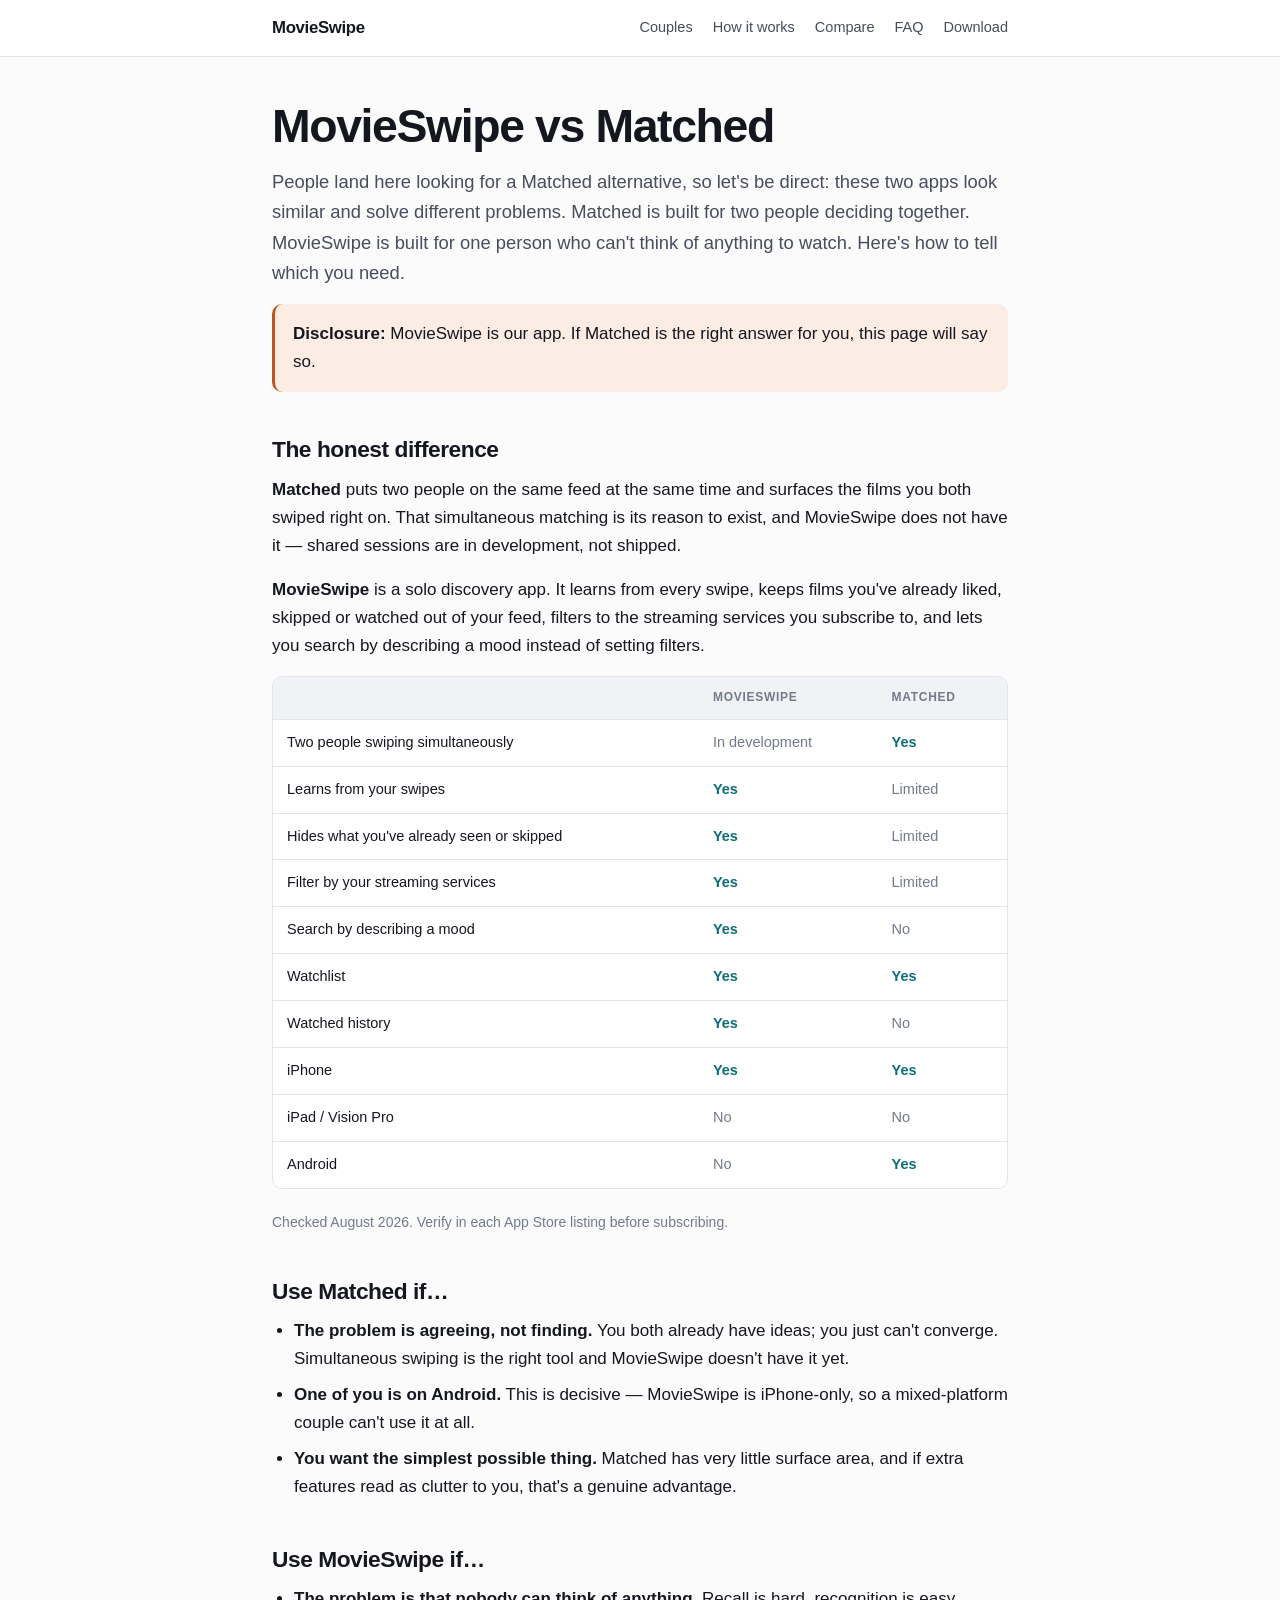
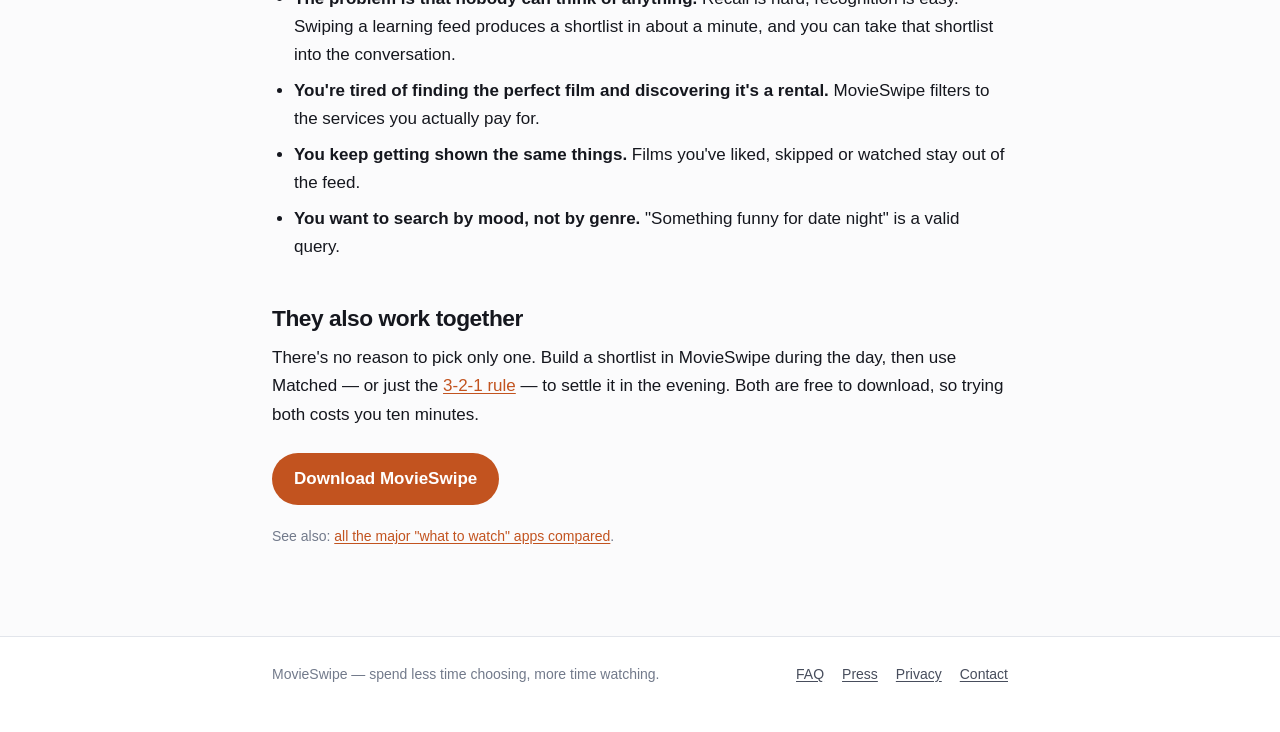
<file: matched-app-alternative.html>
<!doctype html>
<html lang="en">
<head>
<meta charset="utf-8">
<meta name="viewport" content="width=device-width,initial-scale=1">
<title>MovieSwipe vs Matched — Which One Do You Actually Need?</title>
<meta name="description" content="Matched lets two people swipe simultaneously. MovieSwipe learns your taste and filters to your streaming services. They solve different problems — here&#x27;s how to tell which you need.">
<link rel="canonical" href="https://getmovieswipe.com/matched-app-alternative.html">
<meta property="og:title" content="MovieSwipe vs Matched — Which One Do You Actually Need?">
<meta property="og:description" content="Matched lets two people swipe simultaneously. MovieSwipe learns your taste and filters to your streaming services. They solve different problems — here&#x27;s how to tell which you need.">
<meta property="og:url" content="https://getmovieswipe.com/matched-app-alternative.html">
<meta property="og:type" content="website">
<meta name="twitter:card" content="summary_large_image">
<link rel="stylesheet" href="/style.css">

</head>
<body>
<nav class="nav"><div class="wrap">
<a class="brand" href="/">MovieSwipe</a>
<a href="/what-to-watch-with-your-partner.html">Couples</a>
<a href="/tinder-for-movies.html">How it works</a>
<a href="/best-what-to-watch-apps.html">Compare</a>
<a href="/faq.html">FAQ</a>
<a href="https://apps.apple.com/app/movieswipe-movie-finder/id6740416271">Download</a>
</div></nav>
<main><div class="wrap">

<h1>MovieSwipe vs Matched</h1>
<p class="lede">People land here looking for a Matched alternative, so let's be direct: these two apps look similar and solve different problems. Matched is built for two people deciding together. MovieSwipe is built for one person who can't think of anything to watch. Here's how to tell which you need.</p>

<div class="note"><p><strong>Disclosure:</strong> MovieSwipe is our app. If Matched is the right answer for you, this page will say so.</p></div>

<h2>The honest difference</h2>
<p><strong>Matched</strong> puts two people on the same feed at the same time and surfaces the films you both swiped right on. That simultaneous matching is its reason to exist, and MovieSwipe does not have it — shared sessions are in development, not shipped.</p>
<p><strong>MovieSwipe</strong> is a solo discovery app. It learns from every swipe, keeps films you've already liked, skipped or watched out of your feed, filters to the streaming services you subscribe to, and lets you search by describing a mood instead of setting filters.</p>

<div class="tablewrap">
<table>
<thead><tr><th></th><th>MovieSwipe</th><th>Matched</th></tr></thead>
<tbody>
<tr><td>Two people swiping simultaneously</td><td class="no">In development</td><td class="yes">Yes</td></tr>
<tr><td>Learns from your swipes</td><td class="yes">Yes</td><td class="no">Limited</td></tr>
<tr><td>Hides what you've already seen or skipped</td><td class="yes">Yes</td><td class="no">Limited</td></tr>
<tr><td>Filter by your streaming services</td><td class="yes">Yes</td><td class="no">Limited</td></tr>
<tr><td>Search by describing a mood</td><td class="yes">Yes</td><td class="no">No</td></tr>
<tr><td>Watchlist</td><td class="yes">Yes</td><td class="yes">Yes</td></tr>
<tr><td>Watched history</td><td class="yes">Yes</td><td class="no">No</td></tr>
<tr><td>iPhone</td><td class="yes">Yes</td><td class="yes">Yes</td></tr>
<tr><td>iPad / Vision Pro</td><td class="no">No</td><td class="no">No</td></tr>
<tr><td>Android</td><td class="no">No</td><td class="yes">Yes</td></tr>
</tbody>
</table>
</div>
<p class="meta">Checked August 2026. Verify in each App Store listing before subscribing.</p>

<h2>Use Matched if…</h2>
<ul>
<li><strong>The problem is agreeing, not finding.</strong> You both already have ideas; you just can't converge. Simultaneous swiping is the right tool and MovieSwipe doesn't have it yet.</li>
<li><strong>One of you is on Android.</strong> This is decisive — MovieSwipe is iPhone-only, so a mixed-platform couple can't use it at all.</li>
<li><strong>You want the simplest possible thing.</strong> Matched has very little surface area, and if extra features read as clutter to you, that's a genuine advantage.</li>
</ul>

<h2>Use MovieSwipe if…</h2>
<ul>
<li><strong>The problem is that nobody can think of anything.</strong> Recall is hard, recognition is easy. Swiping a learning feed produces a shortlist in about a minute, and you can take that shortlist into the conversation.</li>
<li><strong>You're tired of finding the perfect film and discovering it's a rental.</strong> MovieSwipe filters to the services you actually pay for.</li>
<li><strong>You keep getting shown the same things.</strong> Films you've liked, skipped or watched stay out of the feed.</li>
<li><strong>You want to search by mood, not by genre.</strong> "Something funny for date night" is a valid query.</li>
</ul>

<h2>They also work together</h2>
<p>There's no reason to pick only one. Build a shortlist in MovieSwipe during the day, then use Matched — or just the <a href="/what-to-watch-with-your-partner.html">3-2-1 rule</a> — to settle it in the evening. Both are free to download, so trying both costs you ten minutes.</p>
<p><a class="cta" href="https://apps.apple.com/app/movieswipe-movie-finder/id6740416271">Download MovieSwipe</a></p>
<p class="meta">See also: <a href="/best-what-to-watch-apps.html">all the major "what to watch" apps compared</a>.</p>

</div></main>
<footer><div class="wrap">
<span>MovieSwipe — spend less time choosing, more time watching.</span>
<a href="/faq.html">FAQ</a><a href="/press.html">Press</a>
<a href="https://movieswipeapp.github.io/Privacybeleid/nl.html">Privacy</a>
<a href="mailto:movieswipecontact@gmail.com">Contact</a>
</div></footer>
</body>
</html>
</file>
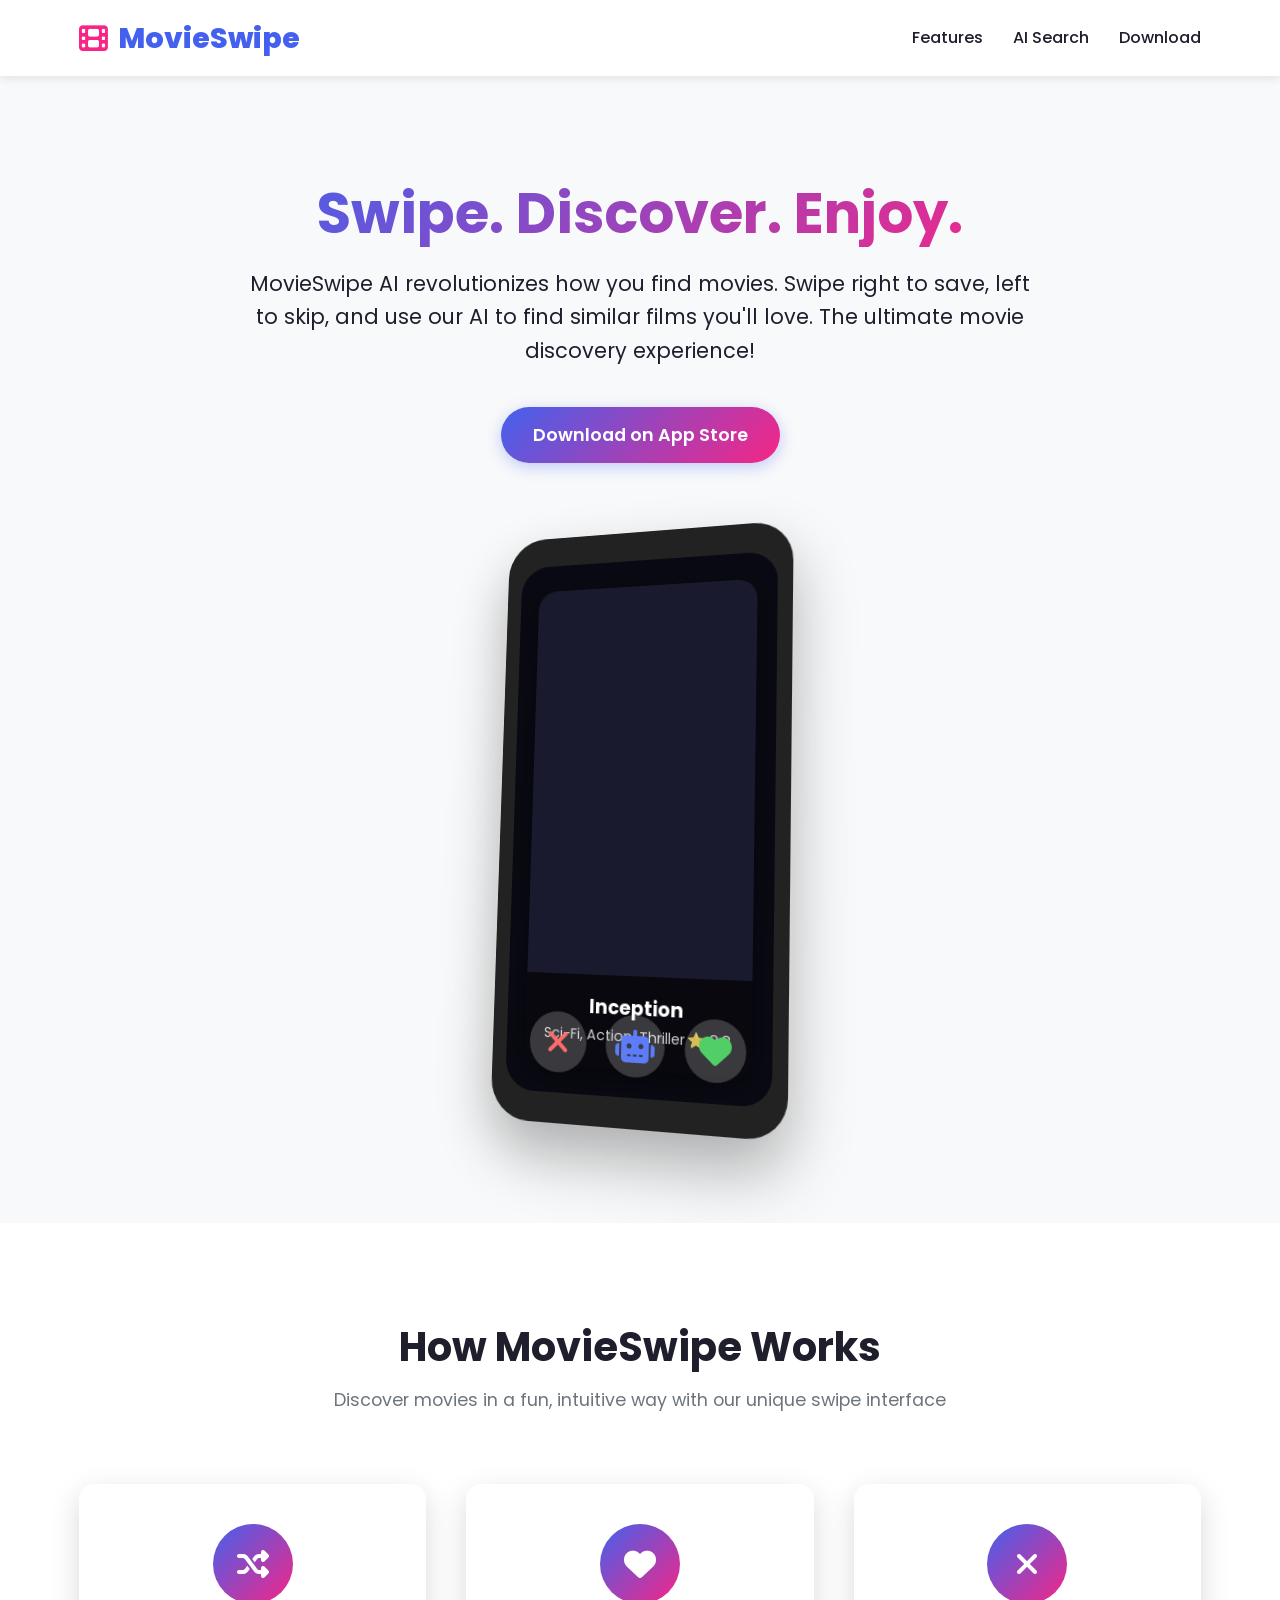
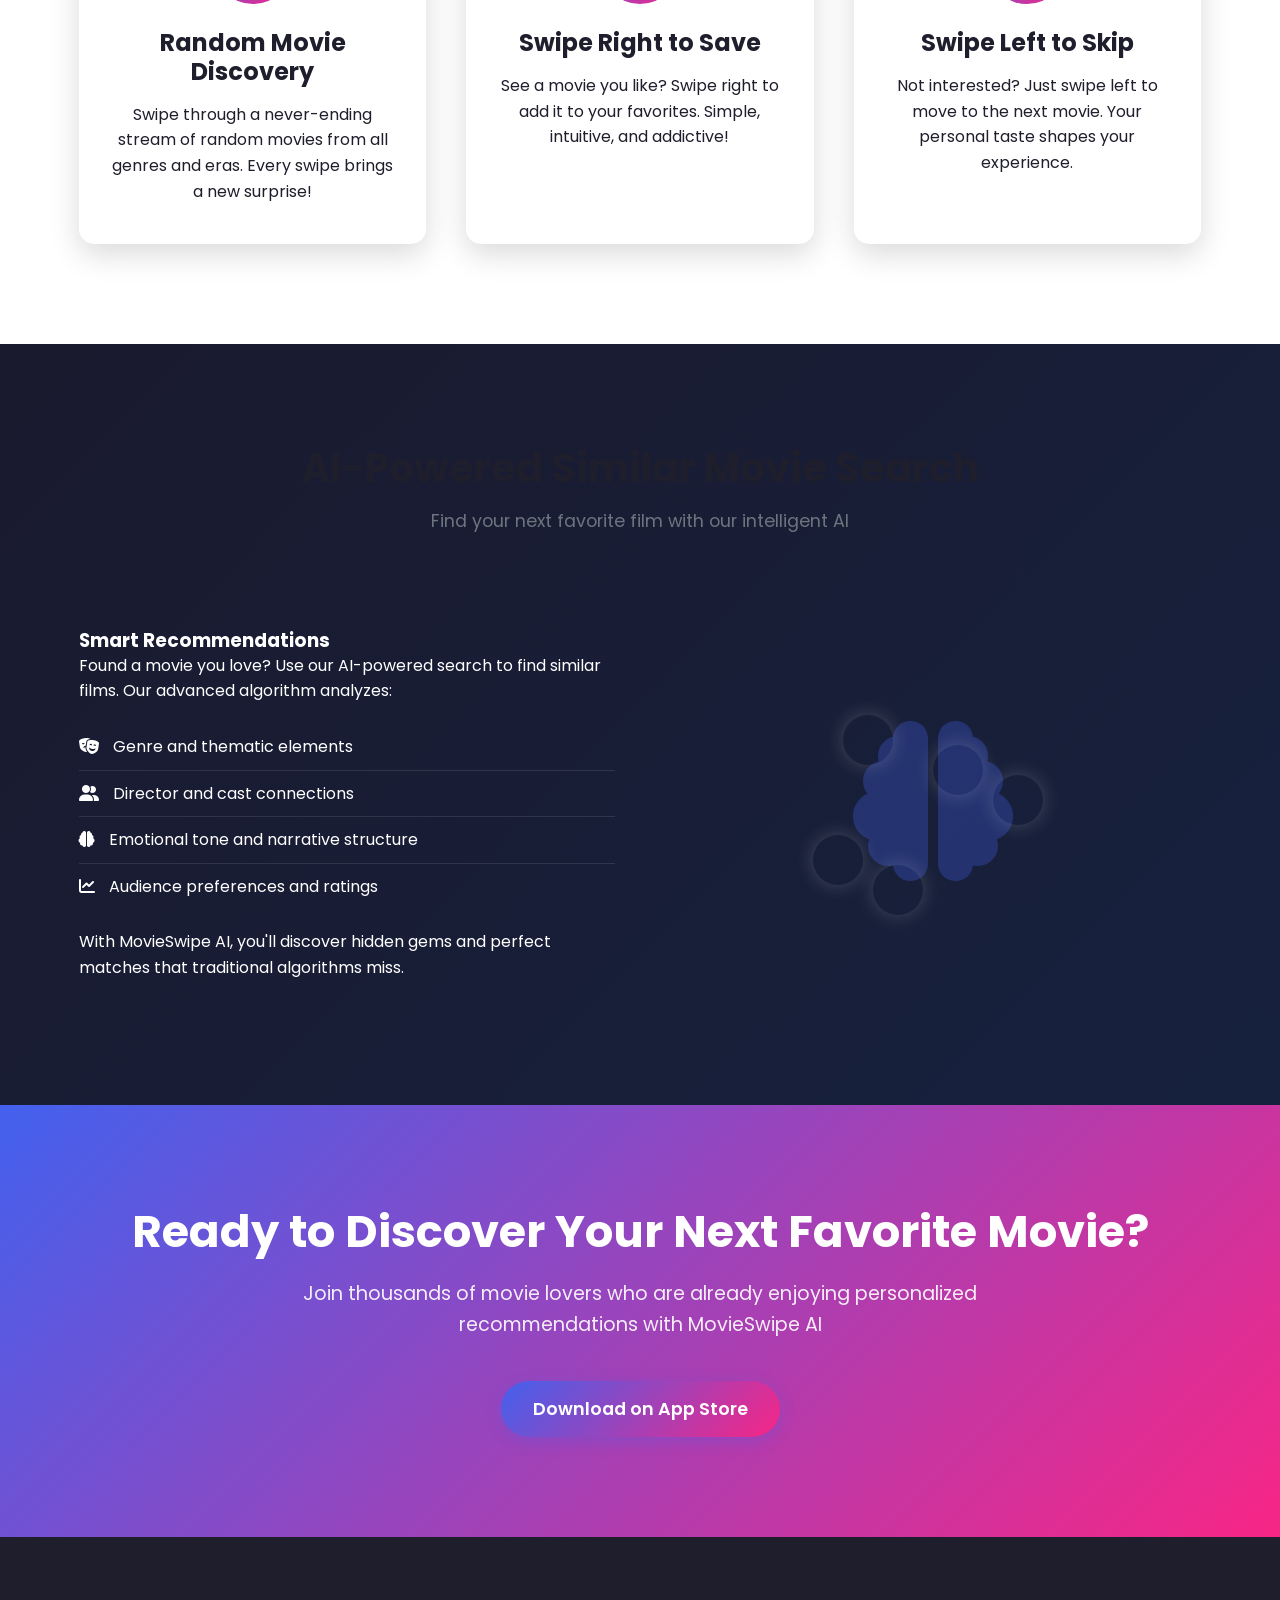
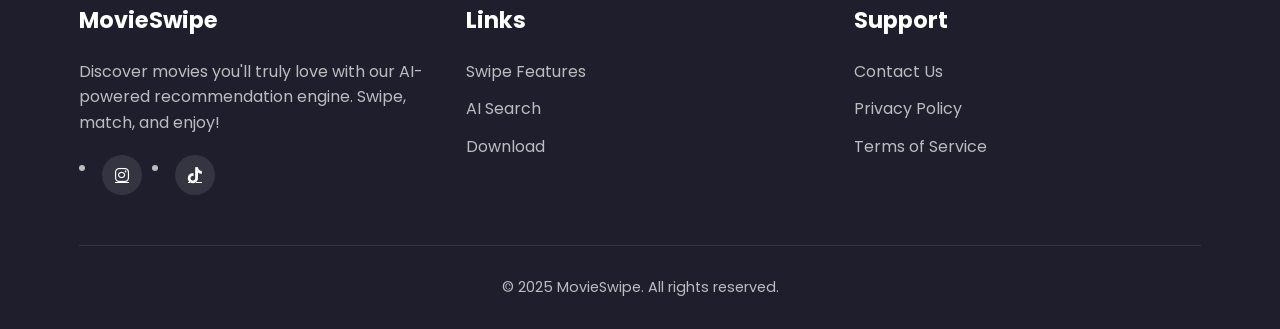
<file: Movieswipe.html>
<!DOCTYPE html>
<html lang="en">
<head>
    <meta charset="UTF-8">
    <meta name="viewport" content="width=device-width, initial-scale=1.0">
    <title>MovieSwipe - Discover Films You'll Love</title>
    <link rel="stylesheet" href="https://cdnjs.cloudflare.com/ajax/libs/font-awesome/6.4.0/css/all.min.css">
    <link href="https://fonts.googleapis.com/css2?family=Poppins:wght@300;400;500;600;700;800&display=swap" rel="stylesheet">
    <style>
        :root {
            --primary: #4361ee;
            --primary-dark: #3a56d4;
            --secondary: #f72585;
            --dark: #1e1e2c;
            --light: #f8f9fa;
            --gradient: linear-gradient(135deg, var(--primary), var(--secondary));
            --card-shadow: 0 10px 30px rgba(0, 0, 0, 0.15);
        }
        
        * {
            margin: 0;
            padding: 0;
            box-sizing: border-box;
        }
        
        body {
            font-family: 'Poppins', sans-serif;
            line-height: 1.6;
            color: var(--dark);
            background-color: var(--light);
            overflow-x: hidden;
        }
        
        h1, h2, h3, h4, h5 {
            font-weight: 700;
            line-height: 1.2;
        }
        
        .container {
            width: 90%;
            max-width: 1200px;
            margin: 0 auto;
            padding: 0 15px;
        }
        
        .btn {
            display: inline-block;
            padding: 14px 32px;
            background: var(--gradient);
            color: white;
            border-radius: 50px;
            text-decoration: none;
            font-weight: 600;
            font-size: 1.1rem;
            transition: all 0.3s ease;
            border: none;
            cursor: pointer;
            box-shadow: 0 4px 15px rgba(67, 97, 238, 0.3);
        }
        
        .btn:hover {
            transform: translateY(-3px);
            box-shadow: 0 8px 20px rgba(67, 97, 238, 0.4);
        }
        
        section {
            padding: 100px 0;
        }
        
        /* Header Styles */
        header {
            background-color: rgba(255, 255, 255, 0.95);
            box-shadow: 0 2px 10px rgba(0, 0, 0, 0.1);
            position: fixed;
            width: 100%;
            top: 0;
            z-index: 1000;
            padding: 15px 0;
        }
        
        nav {
            display: flex;
            justify-content: space-between;
            align-items: center;
        }
        
        .logo {
            display: flex;
            align-items: center;
            font-size: 1.8rem;
            font-weight: 800;
            color: var(--primary);
            text-decoration: none;
        }
        
        .logo i {
            margin-right: 10px;
            color: var(--secondary);
        }
        
        .nav-links {
            display: flex;
            list-style: none;
        }
        
        .nav-links li {
            margin-left: 30px;
        }
        
        .nav-links a {
            text-decoration: none;
            color: var(--dark);
            font-weight: 500;
            transition: color 0.3s;
        }
        
        .nav-links a:hover {
            color: var(--primary);
        }
        
        .mobile-toggle {
            display: none;
            font-size: 1.5rem;
            cursor: pointer;
        }
        
        /* Hero Section */
        .hero {
            padding-top: 180px;
            padding-bottom: 100px;
            position: relative;
            text-align: center;
            overflow: hidden;
        }
        
        .hero-content {
            position: relative;
            max-width: 800px;
            margin: 0 auto 60px;
            z-index: 2;
        }
        
        .hero h1 {
            font-size: 3.5rem;
            margin-bottom: 20px;
            background: var(--gradient);
            -webkit-background-clip: text;
            -webkit-text-fill-color: transparent;
        }
        
        .hero p {
            font-size: 1.3rem;
            margin-bottom: 30px;
            color: var(--dark);
        }
        
        .hero-buttons {
            margin-top: 40px;
        }
        
        .app-device {
            position: relative;
            max-width: 300px;
            margin: 0 auto;
            perspective: 1000px;
        }
        
        .phone-mockup {
            position: relative;
            width: 100%;
            padding-top: 200%;
            background: #222;
            border-radius: 40px;
            overflow: hidden;
            box-shadow: 0 30px 60px rgba(0, 0, 0, 0.3);
            transform: rotateY(-15deg) rotateX(5deg);
            transform-style: preserve-3d;
        }
        
        .screen {
            position: absolute;
            top: 5%;
            left: 5%;
            width: 90%;
            height: 90%;
            background: #0a0a14;
            border-radius: 30px;
            overflow: hidden;
        }
        
        .swipe-cards {
            position: absolute;
            width: 100%;
            height: 100%;
            display: flex;
            justify-content: center;
            align-items: center;
        }
        
        .card {
            position: absolute;
            width: 85%;
            height: 90%;
            background: #1a1a2e;
            border-radius: 20px;
            box-shadow: 0 10px 30px rgba(0, 0, 0, 0.5);
            display: flex;
            flex-direction: column;
            transition: transform 0.5s ease;
            overflow: hidden;
        }
        
        .card-poster {
            flex: 1;
            background-size: cover;
            background-position: center;
        }
        
        .card-info {
            padding: 20px;
            background: rgba(0, 0, 0, 0.7);
            color: white;
        }
        
        .card-title {
            font-size: 1.2rem;
            margin-bottom: 5px;
        }
        
        .card-meta {
            display: flex;
            justify-content: space-between;
            font-size: 0.9rem;
            opacity: 0.8;
        }
        
        .swipe-indicators {
            position: absolute;
            bottom: 20px;
            left: 0;
            right: 0;
            display: flex;
            justify-content: center;
            gap: 20px;
        }
        
        .swipe-btn {
            width: 60px;
            height: 60px;
            border-radius: 50%;
            background: rgba(255, 255, 255, 0.2);
            display: flex;
            align-items: center;
            justify-content: center;
            cursor: pointer;
            transition: all 0.3s;
        }
        
        .swipe-btn:hover {
            transform: scale(1.1);
        }
        
        .swipe-btn.dislike {
            color: #ff6b6b;
        }
        
        .swipe-btn.like {
            color: #51cf66;
        }
        
        .swipe-btn.ai {
            color: #5c7cfa;
        }
        
        /* Features Section */
        .features {
            background-color: white;
        }
        
        .section-title {
            text-align: center;
            margin-bottom: 70px;
        }
        
        .section-title h2 {
            font-size: 2.5rem;
            margin-bottom: 15px;
            color: var(--dark);
        }
        
        .section-title p {
            color: #6c757d;
            max-width: 700px;
            margin: 0 auto;
            font-size: 1.1rem;
        }
        
        .features-grid {
            display: grid;
            grid-template-columns: repeat(auto-fit, minmax(300px, 1fr));
            gap: 40px;
        }
        
        .feature-card {
            background: white;
            border-radius: 15px;
            overflow: hidden;
            box-shadow: var(--card-shadow);
            transition: transform 0.3s ease;
            text-align: center;
            padding: 40px 30px;
        }
        
        .feature-card:hover {
            transform: translateY(-10px);
        }
        
        .feature-icon {
            width: 80px;
            height: 80px;
            background: var(--gradient);
            border-radius: 50%;
            display: flex;
            align-items: center;
            justify-content: center;
            margin: 0 auto 25px;
            color: white;
            font-size: 2rem;
        }
        
        .feature-card h3 {
            margin-bottom: 15px;
            font-size: 1.5rem;
        }
        
        /* AI Section */
        .ai-section {
            background: linear-gradient(135deg, #1a1a2e, #16213e);
            color: white;
            position: relative;
            overflow: hidden;
        }
        
        .ai-content {
            display: flex;
            align-items: center;
            gap: 50px;
        }
        
        .ai-text {
            flex: 1;
        }
        
        .ai-visual {
            flex: 1;
            position: relative;
            min-height: 400px;
        }
        
        .brain-animation {
            position: absolute;
            top: 50%;
            left: 50%;
            transform: translate(-50%, -50%);
            width: 300px;
            height: 300px;
        }
        
        .brain {
            position: absolute;
            top: 50%;
            left: 50%;
            transform: translate(-50%, -50%);
            font-size: 10rem;
            color: var(--primary);
            opacity: 0.3;
        }
        
        .movie-bubbles {
            position: absolute;
            width: 100%;
            height: 100%;
        }
        
        .bubble {
            position: absolute;
            width: 50px;
            height: 50px;
            background-size: cover;
            background-position: center;
            border-radius: 50%;
            box-shadow: 0 0 20px rgba(255, 255, 255, 0.2);
            animation: float 10s infinite ease-in-out;
        }
        
        @keyframes float {
            0%, 100% { transform: translateY(0) translateX(0); }
            25% { transform: translateY(-20px) translateX(10px); }
            50% { transform: translateY(0) translateX(20px); }
            75% { transform: translateY(20px) translateX(10px); }
        }
        
        .bubble:nth-child(1) { top: 20%; left: 20%; animation-delay: 0s; }
        .bubble:nth-child(2) { top: 40%; left: 70%; animation-delay: 1s; }
        .bubble:nth-child(3) { top: 70%; left: 30%; animation-delay: 2s; }
        .bubble:nth-child(4) { top: 30%; left: 50%; animation-delay: 3s; }
        .bubble:nth-child(5) { top: 60%; left: 10%; animation-delay: 4s; }
        
        /* Download Section */
        .download {
            background: var(--gradient);
            color: white;
            text-align: center;
            padding: 100px 0;
        }
        
        .download h2 {
            font-size: 2.8rem;
            margin-bottom: 20px;
        }
        
        .download p {
            max-width: 700px;
            margin: 0 auto 40px;
            font-size: 1.2rem;
            opacity: 0.9;
        }
        
        /* Footer */
        footer {
            background: var(--dark);
            color: rgba(255, 255, 255, 0.7);
            padding: 70px 0 30px;
        }
        
        .footer-grid {
            display: grid;
            grid-template-columns: repeat(auto-fit, minmax(250px, 1fr));
            gap: 40px;
            margin-bottom: 50px;
        }
        
        .footer-col h3 {
            color: white;
            margin-bottom: 25px;
            font-size: 1.4rem;
        }
        
        .footer-links {
            list-style: none;
        }
        
        .footer-links li {
            margin-bottom: 12px;
        }
        
        .footer-links a {
            color: rgba(255, 255, 255, 0.7);
            text-decoration: none;
            transition: color 0.3s;
        }
        
        .footer-links a:hover {
            color: white;
        }
        
        .social-links {
            display: flex;
            margin-top: 20px;
        }
        
        .social-links a {
            width: 40px;
            height: 40px;
            background: rgba(255, 255, 255, 0.1);
            border-radius: 50%;
            display: flex;
            align-items: center;
            justify-content: center;
            margin-right: 10px;
            color: white;
            transition: all 0.3s;
        }
        
        .social-links a:hover {
            background: var(--primary);
            transform: translateY(-3px);
        }
        
        .copyright {
            text-align: center;
            padding-top: 30px;
            border-top: 1px solid rgba(255, 255, 255, 0.1);
            font-size: 0.9rem;
        }
        
        /* Responsive Design */
        @media (max-width: 992px) {
            .hero h1 {
                font-size: 2.8rem;
            }
            
            .ai-content {
                flex-direction: column;
            }
        }
        
        @media (max-width: 768px) {
            .nav-links {
                display: none;
            }
            
            .mobile-toggle {
                display: block;
            }
            
            .hero {
                padding-top: 150px;
            }
            
            .hero h1 {
                font-size: 2.3rem;
            }
            
            .hero p {
                font-size: 1.1rem;
            }
            
            .btn {
                display: block;
                margin: 10px auto;
                width: 80%;
                max-width: 300px;
            }
            
            section {
                padding: 70px 0;
            }
        }
        
        @media (max-width: 576px) {
            .hero h1 {
                font-size: 2rem;
            }
            
            .section-title h2 {
                font-size: 2rem;
            }
        }
    </style>
</head>
<body>
    <!-- Header -->
    <header>
        <div class="container">
            <nav>
                <a href="#" class="logo">
                    <i class="fas fa-film"></i>
                    MovieSwipe
                </a>
                <ul class="nav-links">
                    <li><a href="#features">Features</a></li>
                    <li><a href="#ai">AI Search</a></li>
                    <li><a href="#download">Download</a></li>
                </ul>
                <div class="mobile-toggle">
                    <i class="fas fa-bars"></i>
                </div>
            </nav>
        </div>
    </header>

    <!-- Hero Section -->
    <section class="hero">
        <div class="container">
            <div class="hero-content">
                <h1>Swipe. Discover. Enjoy.</h1>
                <p>MovieSwipe AI revolutionizes how you find movies. Swipe right to save, left to skip, and use our AI to find similar films you'll love. The ultimate movie discovery experience!</p>
                <div class="hero-buttons">
                    <a href="https://apps.apple.com/app/id6740416271" class="btn">Download on App Store</a>
                </div>
            </div>
            
            <div class="app-device">
                <div class="phone-mockup">
                    <div class="screen">
                        <div class="swipe-cards">
                            <div class="card" id="current-card">
                                <div class="card-poster" style="background-image: url('https://image.tmdb.org/t/p/w500/qi6Edc1OPcyENecGtz8TF0DUr9e.jpg')"></div>
                                <div class="card-info">
                                    <h3 class="card-title">The Dark Knight</h3>
                                    <div class="card-meta">
                                        <span>Action, Crime, Drama</span>
                                        <span>⭐ 9.0</span>
                                    </div>
                                </div>
                            </div>
                        </div>
                        <div class="swipe-indicators">
                            <div class="swipe-btn dislike">
                                <i class="fas fa-times fa-2x"></i>
                            </div>
                            <div class="swipe-btn ai">
                                <i class="fas fa-robot fa-2x"></i>
                            </div>
                            <div class="swipe-btn like">
                                <i class="fas fa-heart fa-2x"></i>
                            </div>
                        </div>
                    </div>
                </div>
            </div>
        </div>
    </section>

    <!-- Features Section -->
    <section id="features" class="features">
        <div class="container">
            <div class="section-title">
                <h2>How MovieSwipe Works</h2>
                <p>Discover movies in a fun, intuitive way with our unique swipe interface</p>
            </div>
            <div class="features-grid">
                <div class="feature-card">
                    <div class="feature-icon">
                        <i class="fas fa-random"></i>
                    </div>
                    <h3>Random Movie Discovery</h3>
                    <p>Swipe through a never-ending stream of random movies from all genres and eras. Every swipe brings a new surprise!</p>
                </div>
                <div class="feature-card">
                    <div class="feature-icon">
                        <i class="fas fa-heart"></i>
                    </div>
                    <h3>Swipe Right to Save</h3>
                    <p>See a movie you like? Swipe right to add it to your favorites. Simple, intuitive, and addictive!</p>
                </div>
                <div class="feature-card">
                    <div class="feature-icon">
                        <i class="fas fa-times"></i>
                    </div>
                    <h3>Swipe Left to Skip</h3>
                    <p>Not interested? Just swipe left to move to the next movie. Your personal taste shapes your experience.</p>
                </div>
            </div>
        </div>
    </section>

    <!-- AI Section -->
    <section id="ai" class="ai-section">
        <div class="container">
            <div class="section-title">
                <h2>AI-Powered Similar Movie Search</h2>
                <p>Find your next favorite film with our intelligent AI</p>
            </div>
            
            <div class="ai-content">
                <div class="ai-text">
                    <h3>Smart Recommendations</h3>
                    <p>Found a movie you love? Use our AI-powered search to find similar films. Our advanced algorithm analyzes:</p>
                    <ul style="list-style: none; margin: 20px 0;">
                        <li style="padding: 10px 0; border-bottom: 1px solid rgba(255,255,255,0.1);">
                            <i class="fas fa-theater-masks" style="margin-right: 10px;"></i> Genre and thematic elements
                        </li>
                        <li style="padding: 10px 0; border-bottom: 1px solid rgba(255,255,255,0.1);">
                            <i class="fas fa-user-friends" style="margin-right: 10px;"></i> Director and cast connections
                        </li>
                        <li style="padding: 10px 0; border-bottom: 1px solid rgba(255,255,255,0.1);">
                            <i class="fas fa-brain" style="margin-right: 10px;"></i> Emotional tone and narrative structure
                        </li>
                        <li style="padding: 10px 0;">
                            <i class="fas fa-chart-line" style="margin-right: 10px;"></i> Audience preferences and ratings
                        </li>
                    </ul>
                    <p>With MovieSwipe AI, you'll discover hidden gems and perfect matches that traditional algorithms miss.</p>
                </div>
                
                <div class="ai-visual">
                    <div class="brain-animation">
                        <div class="brain">
                            <i class="fas fa-brain"></i>
                        </div>
                        <div class="movie-bubbles">
                            <div class="bubble" style="background-image: url('https://image.tmdb.org/t/p/w500/qJ2tW6WMUDux911r6m7haRef0WH.jpg')"></div>
                            <div class="bubble" style="background-image: url('https://image.tmdb.org/t/p/w500/yjdOpEtlzlAnw4Kw0NGw25VrbIb.jpg')"></div>
                            <div class="bubble" style="background-image: url('https://image.tmdb.org/t/p/w500/7WsyChQLEftFiDOVTGkv3hFpyyt.jpg')"></div>
                            <div class="bubble" style="background-image: url('https://image.tmdb.org/t/p/w500/vZloFAK7NmvMGKE7VkF5UHaz0I.jpg')"></div>
                            <div class="bubble" style="background-image: url('https://image.tmdb.org/t/p/w500/6oom5QYQ2yQTMJIbnvbkBL9cHo6.jpg')"></div>
                        </div>
                    </div>
                </div>
            </div>
        </div>
    </section>

    <!-- Download Section -->
    <section id="download" class="download">
        <div class="container">
            <h2>Ready to Discover Your Next Favorite Movie?</h2>
            <p>Join thousands of movie lovers who are already enjoying personalized recommendations with MovieSwipe AI</p>
            <a href="https://apps.apple.com/app/id6740416271" class="btn">Download on App Store</a>
        </div>
    </section>

    <!-- Footer -->
    <footer>
        <div class="container">
            <div class="footer-grid">
                <div class="footer-col">
                    <h3>MovieSwipe</h3>
                    <p>Discover movies you'll truly love with our AI-powered recommendation engine. Swipe, match, and enjoy!</p>
                    <div class="social-links">
                       <li></li><a href="https://www.instagram.com/movieswipeapp?igsh=MWx5MWNhZWgwNmVpNQ%3D%3D&utm_source=qr"><i class="fab fa-instagram"></i></a></li>
                        <li></li><a href="https://www.tiktok.com/@movieswipeapp?_t=ZN-8wpNKoqtuQY&_r=1"><i class="fab fa-tiktok"></i></a></li>
                    </div>
                </div>
                <div class="footer-col">
                    <h3>Links</h3>
                    <ul class="footer-links">
                        <li><a href="#features">Swipe Features</a></li>
                        <li><a href="#ai">AI Search</a></li>
                        <li><a href="#download">Download</a></li>
                    </ul>
                </div>
                <div class="footer-col">
                    <h3>Support</h3>
                    <ul class="footer-links">
                        <li><a href="mailto:movieswipecontact@gmail.com">Contact Us</a></li>
                        <li><a href="https://movieswipeapp.github.io/Privacy-Policy/en.html">Privacy Policy</a></li>
                        <li><a href="https://www.apple.com/legal/internet-services/itunes/dev/stdeula/">Terms of Service</a></li>
                    </ul>
                </div>
            </div>
            <div class="copyright">
                <p>&copy; 2025 MovieSwipe. All rights reserved.</p>
            </div>
        </div>
    </footer>

    <script>
        // Movie data for the swipe cards
        const movies = [
            {
                title: "Inception",
                poster: "https://image.tmdb.org/t/p/w500/qi6Edc1OPcyENecGtz8TF0DUr9e.jpg",
                genres: "Sci-Fi, Action, Thriller",
                rating: "8.8"
            },
            {
                title: "The Shawshank Redemption",
                poster: "https://image.tmdb.org/t/p/w500/q6y0Go1tsGEsmtFryDOJo3dEmqu.jpg",
                genres: "Drama",
                rating: "9.3"
            },
            {
                title: "Pulp Fiction",
                poster: "https://image.tmdb.org/t/p/w500/d5iIlFn5s0ImszYzBPb8JPIfbXD.jpg",
                genres: "Crime, Drama",
                rating: "8.9"
            },
            {
                title: "The Godfather",
                poster: "https://image.tmdb.org/t/p/w500/3bhkrj58Vtu7enYsRolD1fZdja1.jpg",
                genres: "Crime, Drama",
                rating: "9.2"
            },
            {
                title: "Parasite",
                poster: "https://image.tmdb.org/t/p/w500/7IiTTgloJzvGI1TAYymCfbfl3vT.jpg",
                genres: "Drama, Thriller",
                rating: "8.6"
            }
        ];
        
        let currentMovieIndex = 0;
        const card = document.getElementById('current-card');
        
        // Function to update the movie card
        function updateMovieCard() {
            const movie = movies[currentMovieIndex];
            card.querySelector('.card-poster').style.backgroundImage = `url('${movie.poster}')`;
            card.querySelector('.card-title').textContent = movie.title;
            card.querySelector('.card-meta span:first-child').textContent = movie.genres;
            card.querySelector('.card-meta span:last-child').textContent = `⭐ ${movie.rating}`;
        }
        
        // Initialize with first movie
        updateMovieCard();
        
        // Swipe functionality
        document.querySelector('.swipe-btn.dislike').addEventListener('click', () => {
            card.style.transform = 'translateX(-100%) rotate(-30deg)';
            setTimeout(() => {
                currentMovieIndex = (currentMovieIndex + 1) % movies.length;
                card.style.transition = 'none';
                card.style.transform = 'translateX(100%) rotate(30deg)';
                setTimeout(() => {
                    updateMovieCard();
                    card.style.transition = 'transform 0.5s ease';
                    card.style.transform = 'translateX(0) rotate(0)';
                }, 50);
            }, 500);
        });
        
        document.querySelector('.swipe-btn.like').addEventListener('click', () => {
            card.style.transform = 'translateX(100%) rotate(30deg)';
            setTimeout(() => {
                currentMovieIndex = (currentMovieIndex + 1) % movies.length;
                card.style.transition = 'none';
                card.style.transform = 'translateX(-100%) rotate(-30deg)';
                setTimeout(() => {
                    updateMovieCard();
                    card.style.transition = 'transform 0.5s ease';
                    card.style.transform = 'translateX(0) rotate(0)';
                }, 50);
            }, 500);
        });
        
        document.querySelector('.swipe-btn.ai').addEventListener('click', () => {
            alert("Finding similar movies with AI...\n\nBased on your selection, we're searching for films with similar themes, styles, and emotional impact.");
        });
        
        // Auto change movie every 8 seconds
        setInterval(() => {
            currentMovieIndex = (currentMovieIndex + 1) % movies.length;
            updateMovieCard();
        }, 8000);
        
        // Simple smooth scrolling
        document.querySelectorAll('a[href^="#"]').forEach(anchor => {
            anchor.addEventListener('click', function (e) {
                e.preventDefault();
                document.querySelector(this.getAttribute('href')).scrollIntoView({
                    behavior: 'smooth'
                });
            });
        });
    </script>
</body>
</html>
</file>
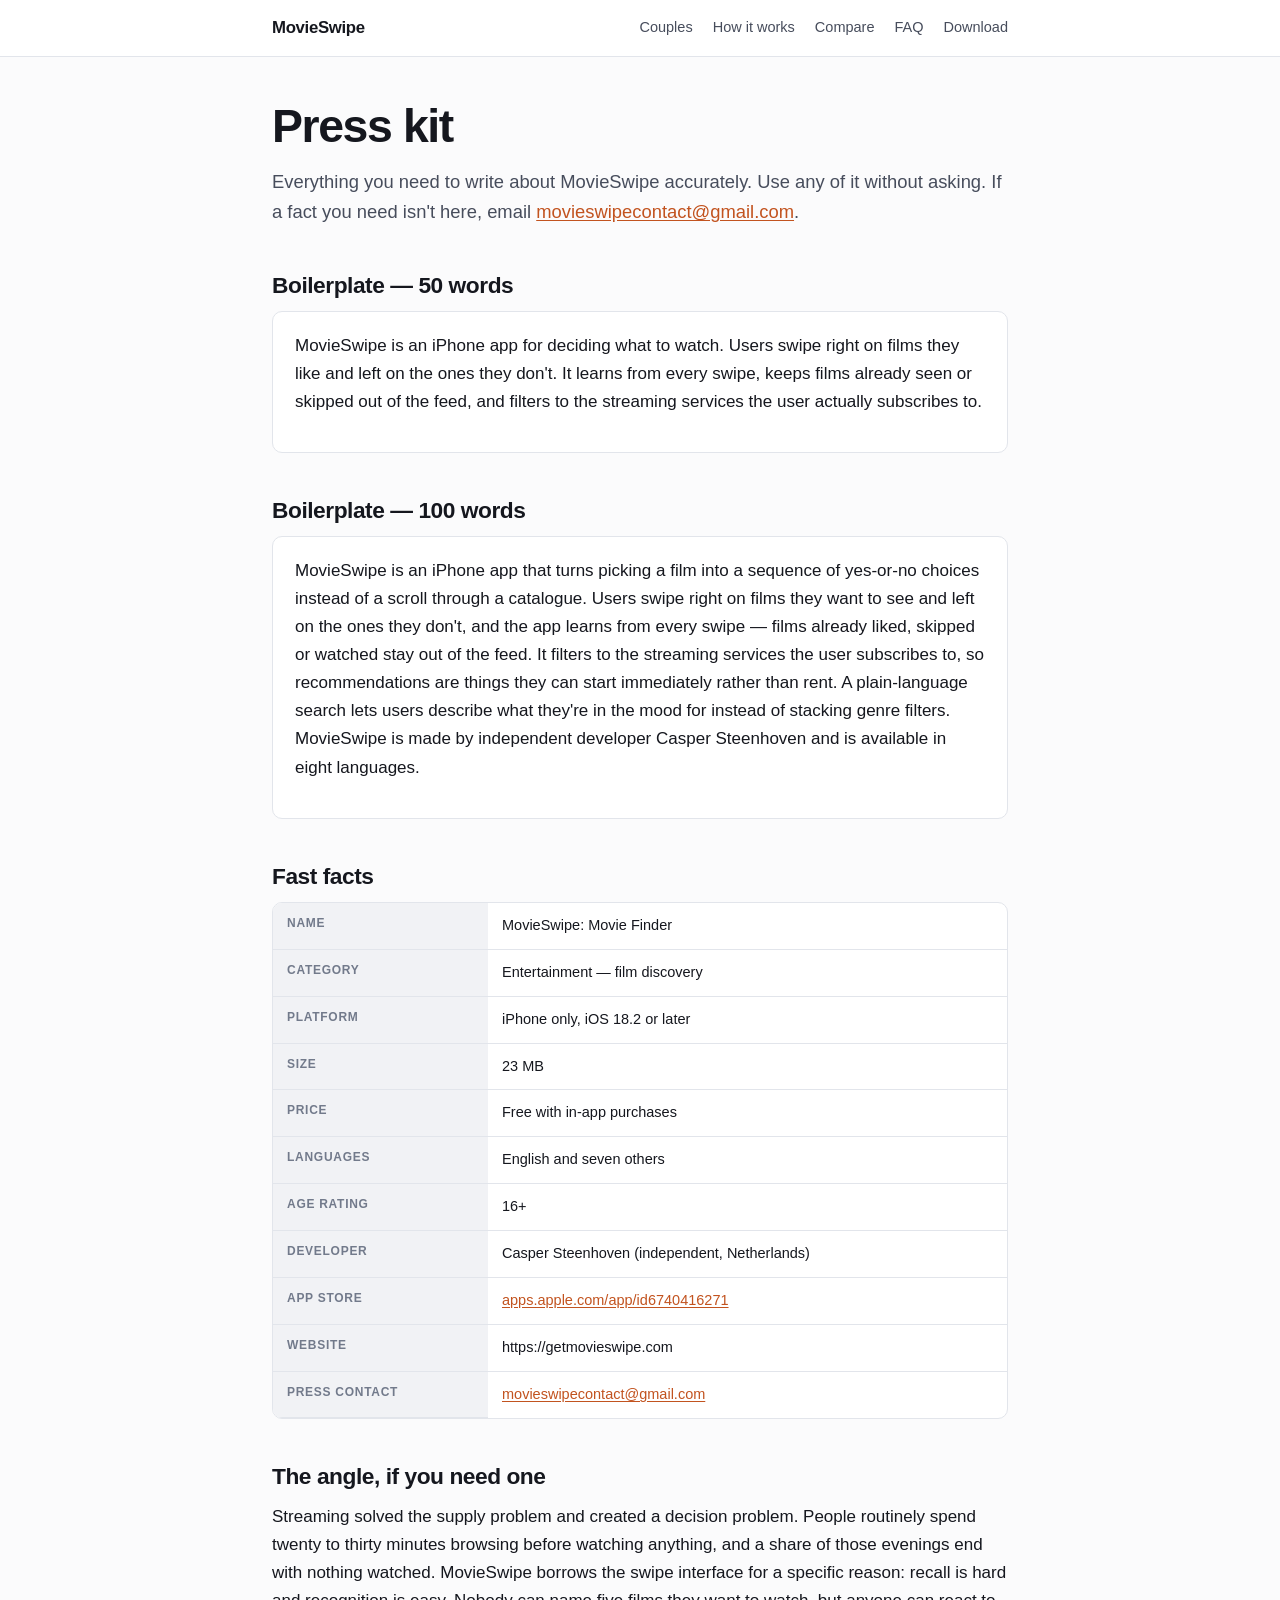
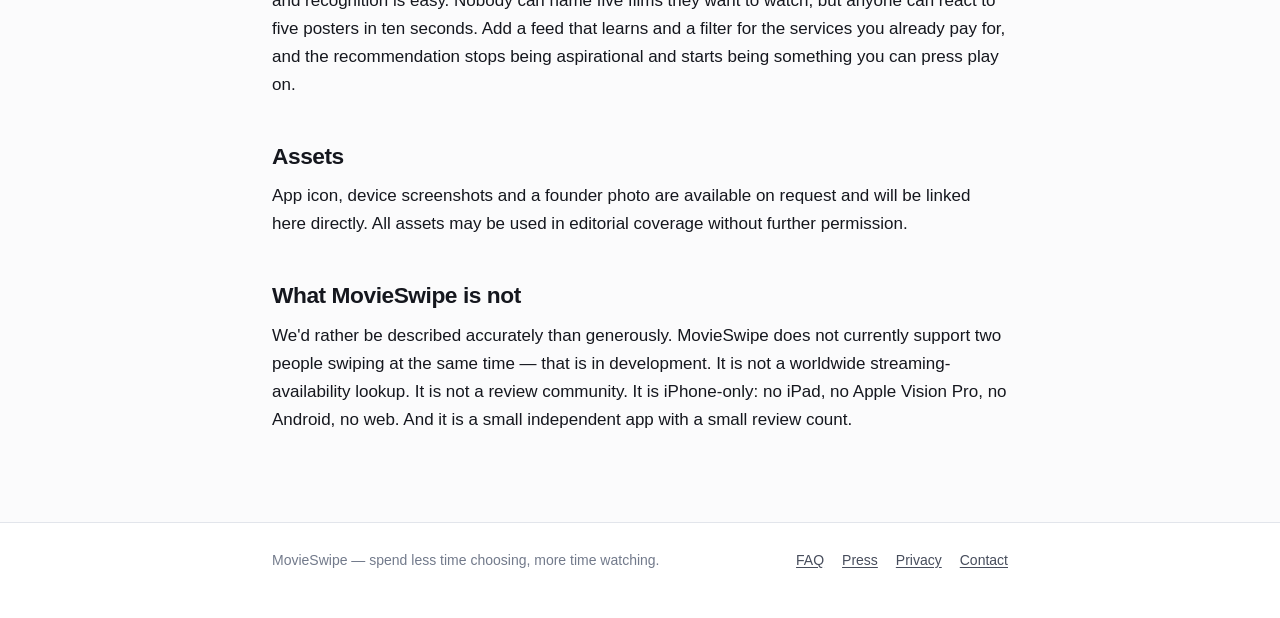
<file: press.html>
<!doctype html>
<html lang="en">
<head>
<meta charset="utf-8">
<meta name="viewport" content="width=device-width,initial-scale=1">
<title>MovieSwipe Press Kit</title>
<meta name="description" content="Boilerplate, facts, founder details and assets for writing about MovieSwipe. Free to use without asking.">
<link rel="canonical" href="https://getmovieswipe.com/press.html">
<meta property="og:title" content="MovieSwipe Press Kit">
<meta property="og:description" content="Boilerplate, facts, founder details and assets for writing about MovieSwipe. Free to use without asking.">
<meta property="og:url" content="https://getmovieswipe.com/press.html">
<meta property="og:type" content="website">
<meta name="twitter:card" content="summary_large_image">
<link rel="stylesheet" href="/style.css">

</head>
<body>
<nav class="nav"><div class="wrap">
<a class="brand" href="/">MovieSwipe</a>
<a href="/what-to-watch-with-your-partner.html">Couples</a>
<a href="/tinder-for-movies.html">How it works</a>
<a href="/best-what-to-watch-apps.html">Compare</a>
<a href="/faq.html">FAQ</a>
<a href="https://apps.apple.com/app/movieswipe-movie-finder/id6740416271">Download</a>
</div></nav>
<main><div class="wrap">

<h1>Press kit</h1>
<p class="lede">Everything you need to write about MovieSwipe accurately. Use any of it without asking. If a fact you need isn't here, email <a href="mailto:movieswipecontact@gmail.com">movieswipecontact@gmail.com</a>.</p>

<h2>Boilerplate — 50 words</h2>
<div class="box"><p>MovieSwipe is an iPhone app for deciding what to watch. Users swipe right on films they like and left on the ones they don't. It learns from every swipe, keeps films already seen or skipped out of the feed, and filters to the streaming services the user actually subscribes to.</p></div>

<h2>Boilerplate — 100 words</h2>
<div class="box"><p>MovieSwipe is an iPhone app that turns picking a film into a sequence of yes-or-no choices instead of a scroll through a catalogue. Users swipe right on films they want to see and left on the ones they don't, and the app learns from every swipe — films already liked, skipped or watched stay out of the feed. It filters to the streaming services the user subscribes to, so recommendations are things they can start immediately rather than rent. A plain-language search lets users describe what they're in the mood for instead of stacking genre filters. MovieSwipe is made by independent developer Casper Steenhoven and is available in eight languages.</p></div>

<h2>Fast facts</h2>
<div class="tablewrap"><table><tbody>
<tr><th>Name</th><td>MovieSwipe: Movie Finder</td></tr>
<tr><th>Category</th><td>Entertainment — film discovery</td></tr>
<tr><th>Platform</th><td>iPhone only, iOS 18.2 or later</td></tr>
<tr><th>Size</th><td>23 MB</td></tr>
<tr><th>Price</th><td>Free with in-app purchases</td></tr>
<tr><th>Languages</th><td>English and seven others</td></tr>
<tr><th>Age rating</th><td>16+</td></tr>
<tr><th>Developer</th><td>Casper Steenhoven (independent, Netherlands)</td></tr>
<tr><th>App Store</th><td><a href="https://apps.apple.com/app/movieswipe-movie-finder/id6740416271">apps.apple.com/app/id6740416271</a></td></tr>
<tr><th>Website</th><td>https://getmovieswipe.com</td></tr>
<tr><th>Press contact</th><td><a href="mailto:movieswipecontact@gmail.com">movieswipecontact@gmail.com</a></td></tr>
</tbody></table></div>

<h2>The angle, if you need one</h2>
<p>Streaming solved the supply problem and created a decision problem. People routinely spend twenty to thirty minutes browsing before watching anything, and a share of those evenings end with nothing watched. MovieSwipe borrows the swipe interface for a specific reason: recall is hard and recognition is easy. Nobody can name five films they want to watch, but anyone can react to five posters in ten seconds. Add a feed that learns and a filter for the services you already pay for, and the recommendation stops being aspirational and starts being something you can press play on.</p>

<h2>Assets</h2>
<p>App icon, device screenshots and a founder photo are available on request and will be linked here directly. All assets may be used in editorial coverage without further permission.</p>

<h2>What MovieSwipe is not</h2>
<p>We'd rather be described accurately than generously. MovieSwipe does not currently support two people swiping at the same time — that is in development. It is not a worldwide streaming-availability lookup. It is not a review community. It is iPhone-only: no iPad, no Apple Vision Pro, no Android, no web. And it is a small independent app with a small review count.</p>

</div></main>
<footer><div class="wrap">
<span>MovieSwipe — spend less time choosing, more time watching.</span>
<a href="/faq.html">FAQ</a><a href="/press.html">Press</a>
<a href="https://movieswipeapp.github.io/Privacybeleid/nl.html">Privacy</a>
<a href="mailto:movieswipecontact@gmail.com">Contact</a>
</div></footer>
</body>
</html>
</file>
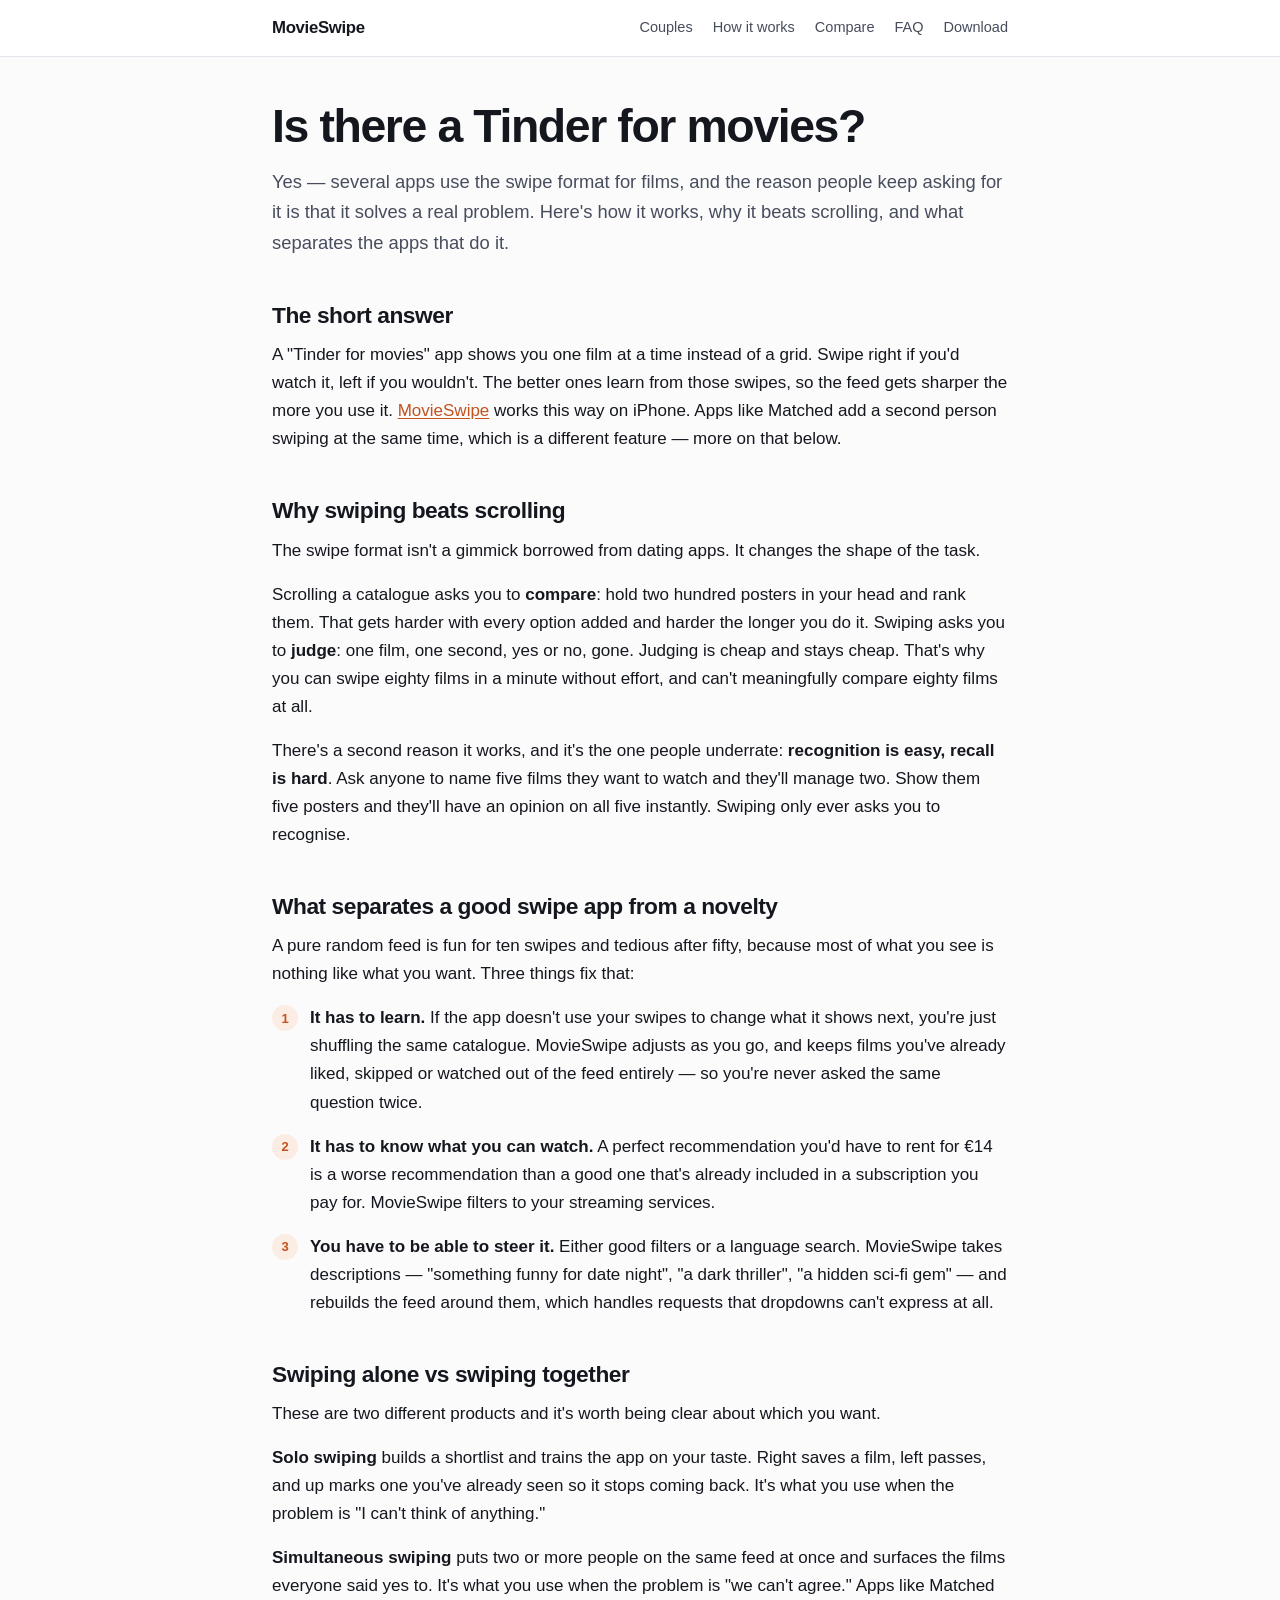
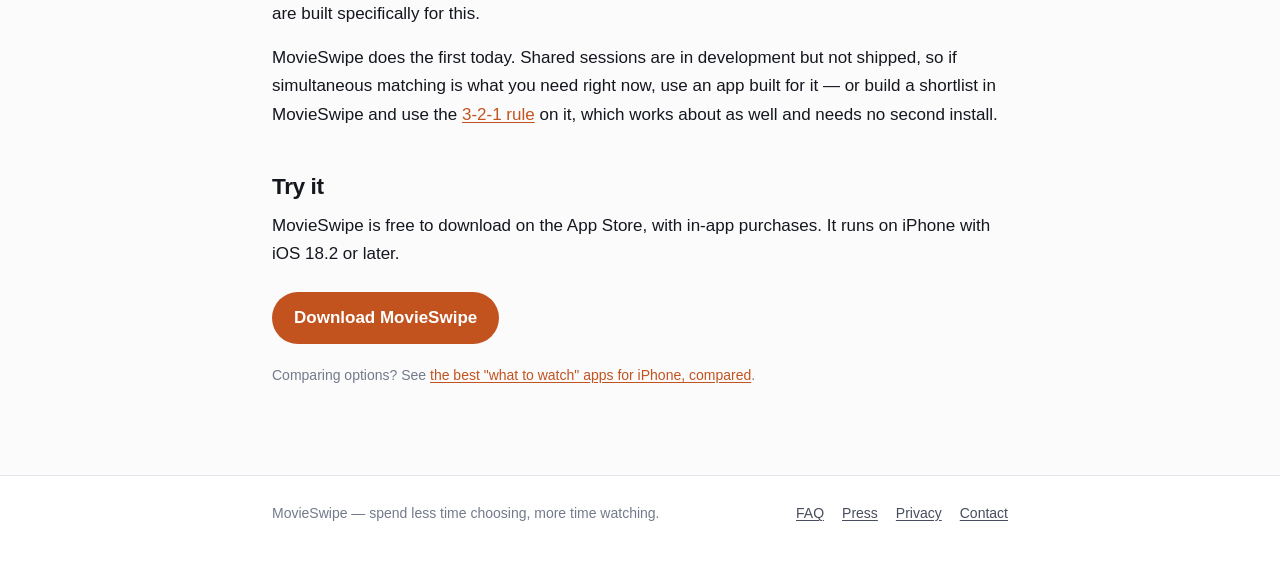
<file: tinder-for-movies.html>
<!doctype html>
<html lang="en">
<head>
<meta charset="utf-8">
<meta name="viewport" content="width=device-width,initial-scale=1">
<title>Is There a Tinder for Movies? Yes — Here's How Swipe-Based Film Apps Work</title>
<meta name="description" content="Swipe-based movie apps show one film at a time, right for yes, left for no. Here&#x27;s why the format beats scrolling a catalogue, what to look for, and which apps do what.">
<link rel="canonical" href="https://getmovieswipe.com/tinder-for-movies.html">
<meta property="og:title" content="Is There a Tinder for Movies? Yes — Here&#x27;s How Swipe-Based Film Apps Work">
<meta property="og:description" content="Swipe-based movie apps show one film at a time, right for yes, left for no. Here&#x27;s why the format beats scrolling a catalogue, what to look for, and which apps do what.">
<meta property="og:url" content="https://getmovieswipe.com/tinder-for-movies.html">
<meta property="og:type" content="website">
<meta name="twitter:card" content="summary_large_image">
<link rel="stylesheet" href="/style.css">

</head>
<body>
<nav class="nav"><div class="wrap">
<a class="brand" href="/">MovieSwipe</a>
<a href="/what-to-watch-with-your-partner.html">Couples</a>
<a href="/tinder-for-movies.html">How it works</a>
<a href="/best-what-to-watch-apps.html">Compare</a>
<a href="/faq.html">FAQ</a>
<a href="https://apps.apple.com/app/movieswipe-movie-finder/id6740416271">Download</a>
</div></nav>
<main><div class="wrap">

<h1>Is there a Tinder for movies?</h1>
<p class="lede">Yes — several apps use the swipe format for films, and the reason people keep asking for it is that it solves a real problem. Here's how it works, why it beats scrolling, and what separates the apps that do it.</p>

<h2>The short answer</h2>
<p>A "Tinder for movies" app shows you one film at a time instead of a grid. Swipe right if you'd watch it, left if you wouldn't. The better ones learn from those swipes, so the feed gets sharper the more you use it. <a href="https://apps.apple.com/app/movieswipe-movie-finder/id6740416271">MovieSwipe</a> works this way on iPhone. Apps like Matched add a second person swiping at the same time, which is a different feature — more on that below.</p>

<h2>Why swiping beats scrolling</h2>
<p>The swipe format isn't a gimmick borrowed from dating apps. It changes the shape of the task.</p>
<p>Scrolling a catalogue asks you to <strong>compare</strong>: hold two hundred posters in your head and rank them. That gets harder with every option added and harder the longer you do it. Swiping asks you to <strong>judge</strong>: one film, one second, yes or no, gone. Judging is cheap and stays cheap. That's why you can swipe eighty films in a minute without effort, and can't meaningfully compare eighty films at all.</p>
<p>There's a second reason it works, and it's the one people underrate: <strong>recognition is easy, recall is hard</strong>. Ask anyone to name five films they want to watch and they'll manage two. Show them five posters and they'll have an opinion on all five instantly. Swiping only ever asks you to recognise.</p>

<h2>What separates a good swipe app from a novelty</h2>
<p>A pure random feed is fun for ten swipes and tedious after fifty, because most of what you see is nothing like what you want. Three things fix that:</p>
<ol class="steps">
<li><strong>It has to learn.</strong> If the app doesn't use your swipes to change what it shows next, you're just shuffling the same catalogue. MovieSwipe adjusts as you go, and keeps films you've already liked, skipped or watched out of the feed entirely — so you're never asked the same question twice.</li>
<li><strong>It has to know what you can watch.</strong> A perfect recommendation you'd have to rent for €14 is a worse recommendation than a good one that's already included in a subscription you pay for. MovieSwipe filters to your streaming services.</li>
<li><strong>You have to be able to steer it.</strong> Either good filters or a language search. MovieSwipe takes descriptions — "something funny for date night", "a dark thriller", "a hidden sci-fi gem" — and rebuilds the feed around them, which handles requests that dropdowns can't express at all.</li>
</ol>

<h2>Swiping alone vs swiping together</h2>
<p>These are two different products and it's worth being clear about which you want.</p>
<p><strong>Solo swiping</strong> builds a shortlist and trains the app on your taste. Right saves a film, left passes, and up marks one you've already seen so it stops coming back. It's what you use when the problem is "I can't think of anything."</p>
<p><strong>Simultaneous swiping</strong> puts two or more people on the same feed at once and surfaces the films everyone said yes to. It's what you use when the problem is "we can't agree." Apps like Matched are built specifically for this.</p>
<p>MovieSwipe does the first today. Shared sessions are in development but not shipped, so if simultaneous matching is what you need right now, use an app built for it — or build a shortlist in MovieSwipe and use the <a href="/what-to-watch-with-your-partner.html">3-2-1 rule</a> on it, which works about as well and needs no second install.</p>

<h2>Try it</h2>
<p>MovieSwipe is free to download on the App Store, with in-app purchases. It runs on iPhone with iOS 18.2 or later.</p>
<p><a class="cta" href="https://apps.apple.com/app/movieswipe-movie-finder/id6740416271">Download MovieSwipe</a></p>
<p class="meta">Comparing options? See <a href="/best-what-to-watch-apps.html">the best "what to watch" apps for iPhone, compared</a>.</p>

</div></main>
<footer><div class="wrap">
<span>MovieSwipe — spend less time choosing, more time watching.</span>
<a href="/faq.html">FAQ</a><a href="/press.html">Press</a>
<a href="https://movieswipeapp.github.io/Privacybeleid/nl.html">Privacy</a>
<a href="mailto:movieswipecontact@gmail.com">Contact</a>
</div></footer>
</body>
</html>
</file>
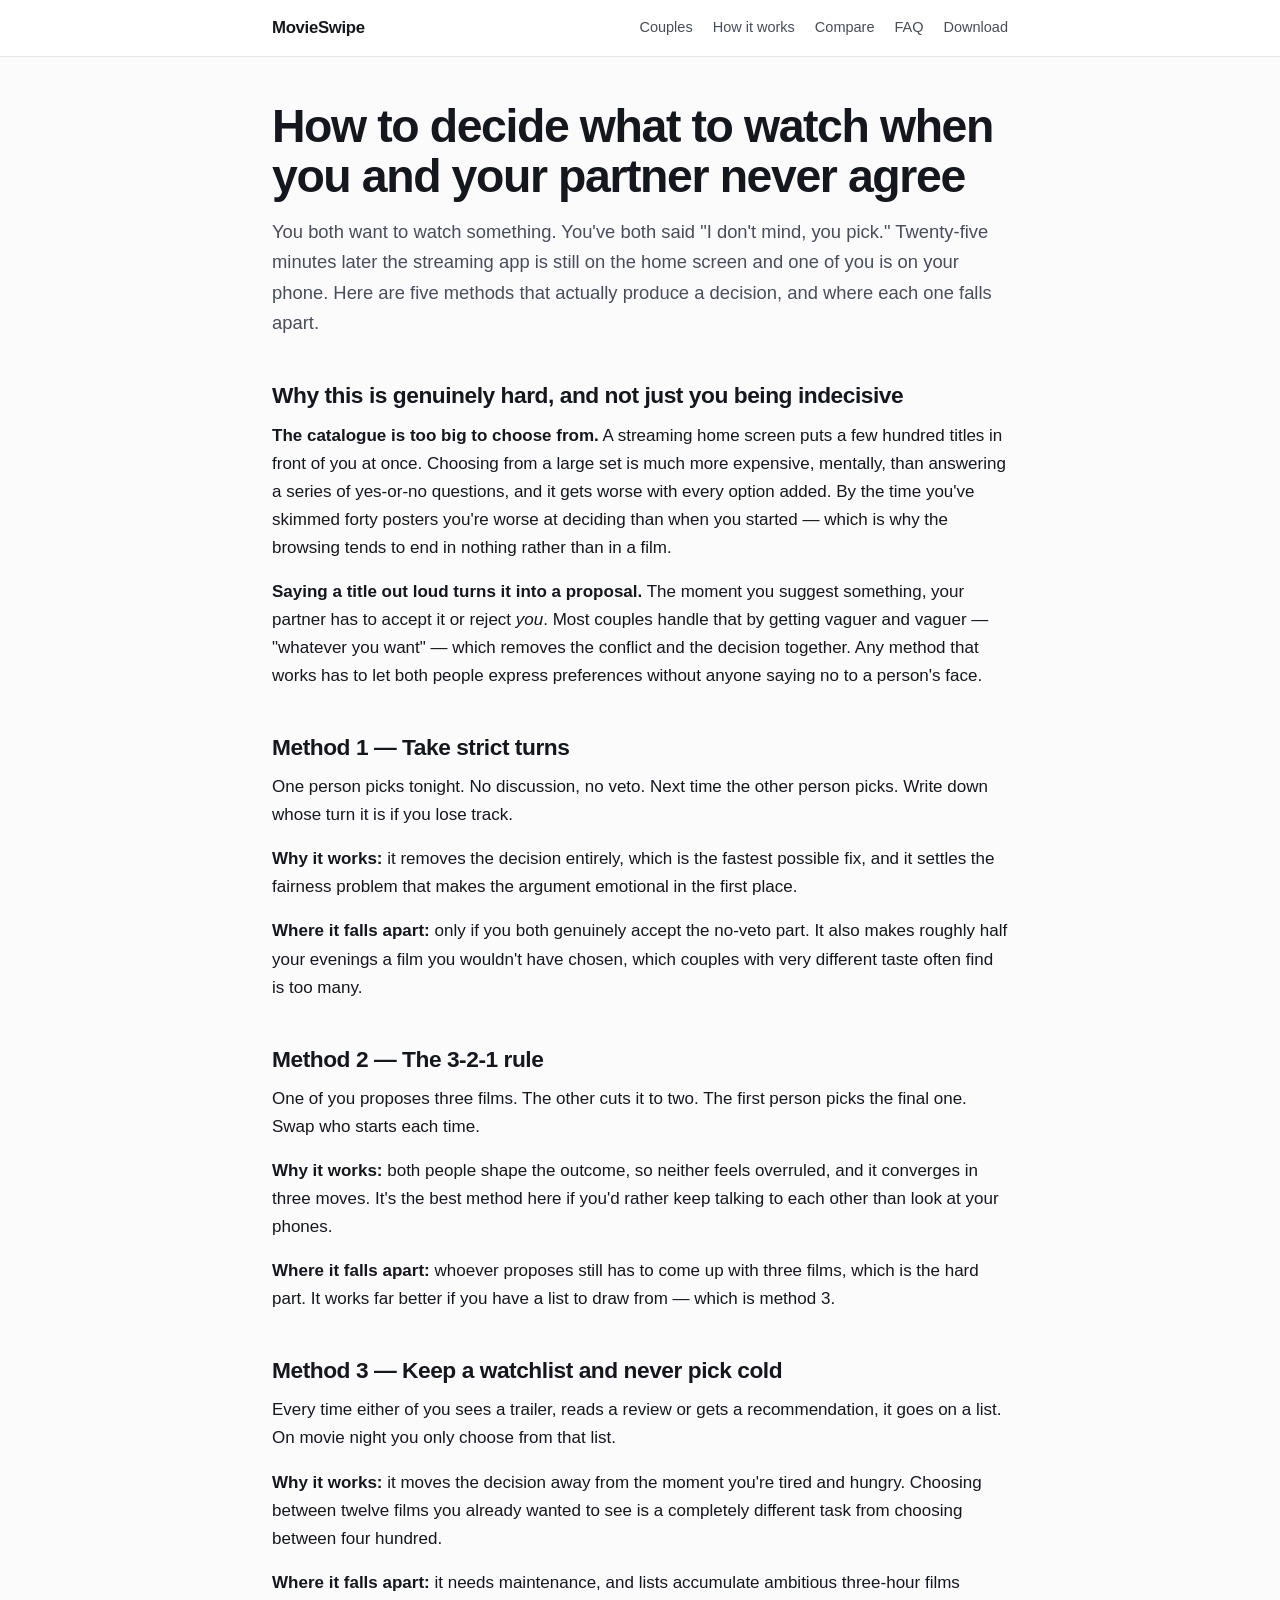
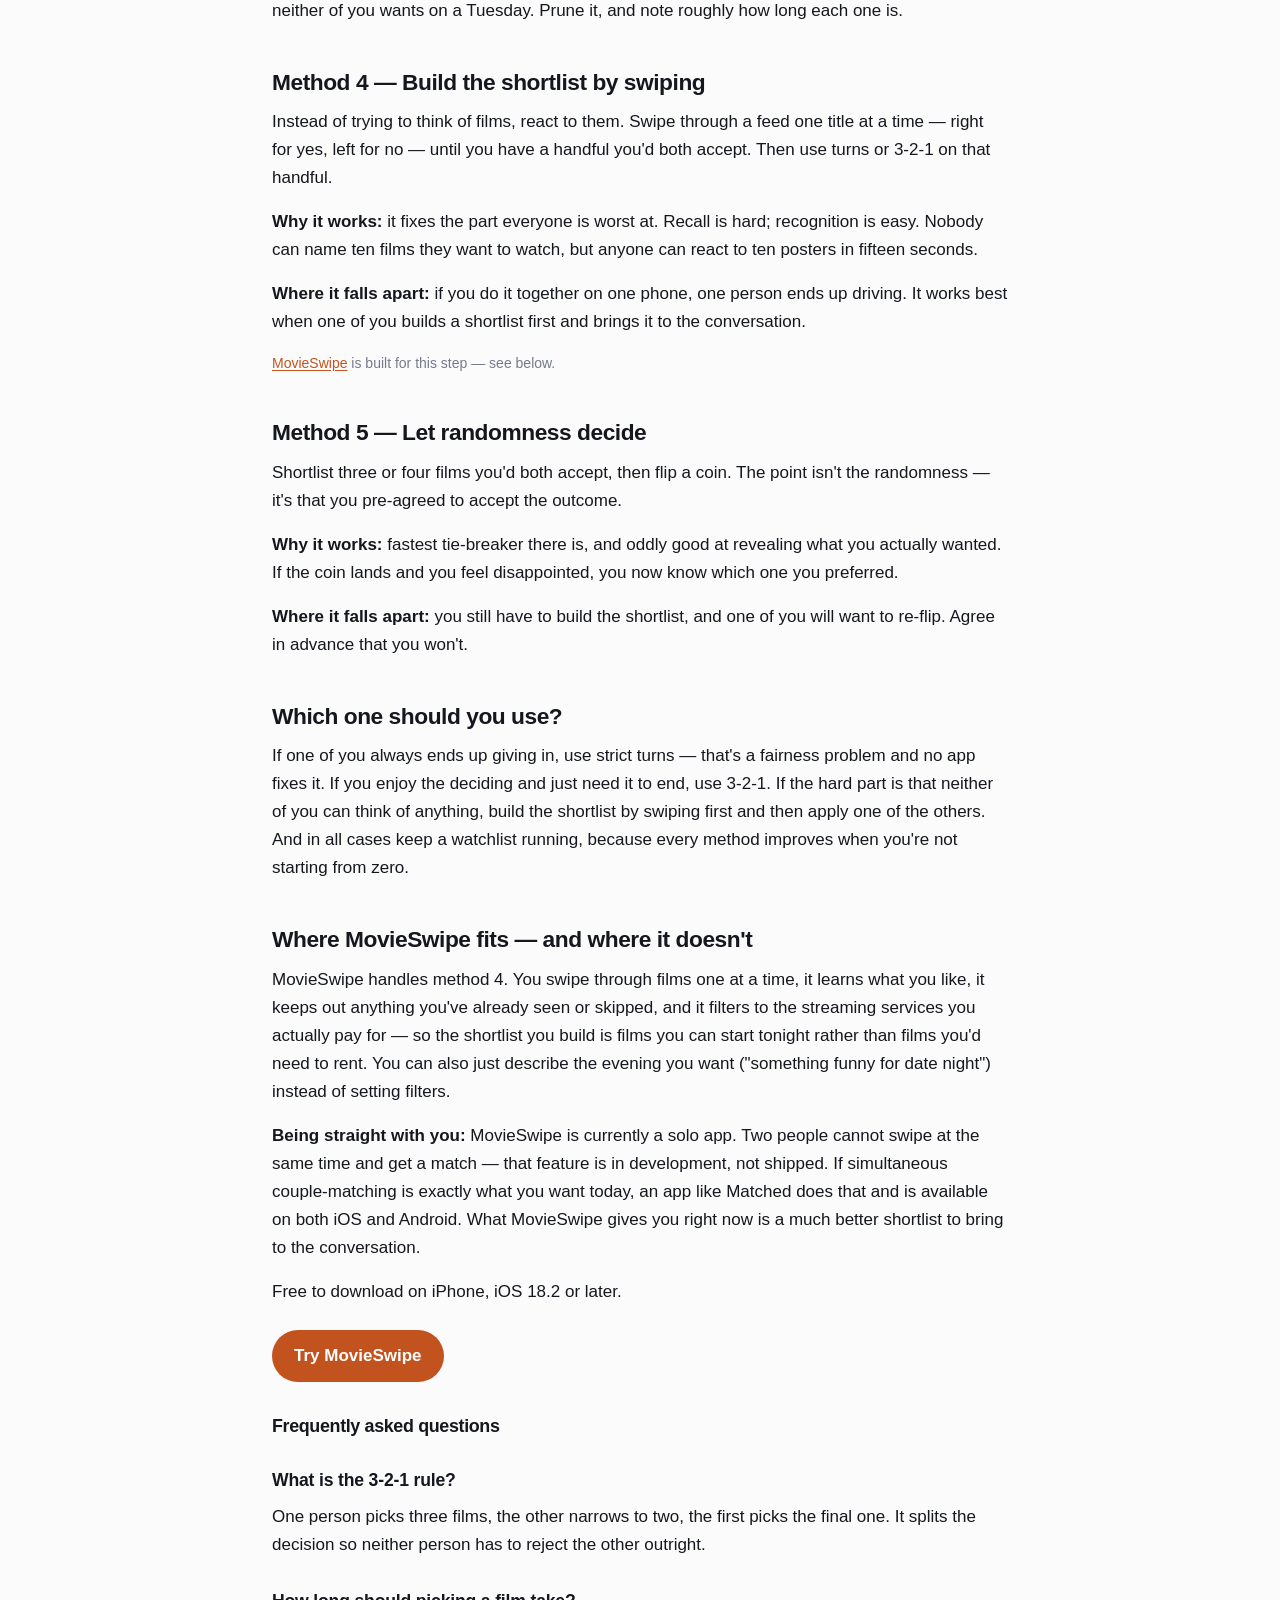
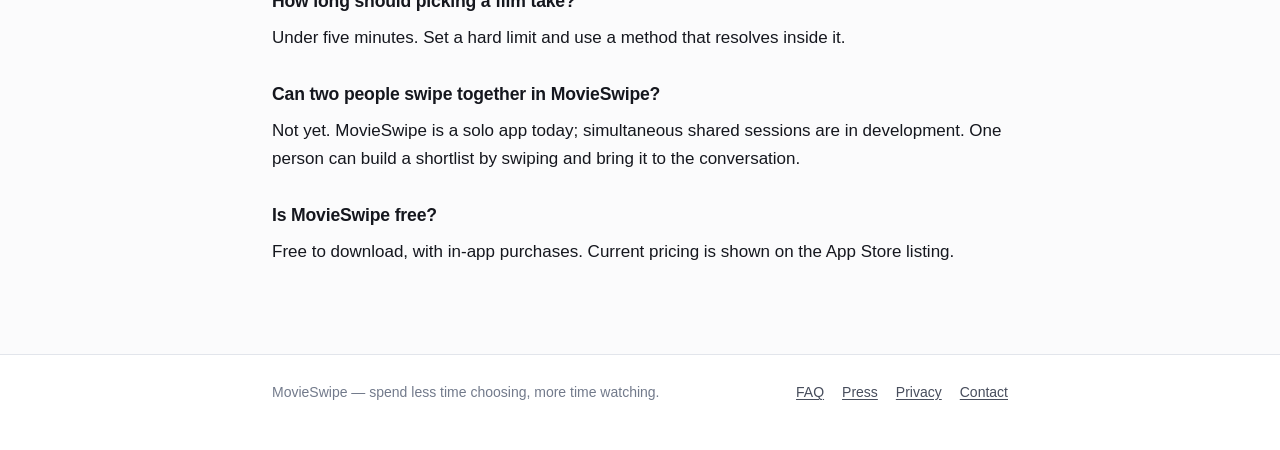
<file: what-to-watch-with-your-partner.html>
<!doctype html>
<html lang="en">
<head>
<meta charset="utf-8">
<meta name="viewport" content="width=device-width,initial-scale=1">
<title>How to Decide What to Watch When You and Your Partner Never Agree</title>
<meta name="description" content="Five methods that actually end the argument about what to watch tonight — taking turns, the 3-2-1 rule, shared watchlists and more. Honest about what each one is good and bad at.">
<link rel="canonical" href="https://getmovieswipe.com/what-to-watch-with-your-partner.html">
<meta property="og:title" content="How to Decide What to Watch When You and Your Partner Never Agree">
<meta property="og:description" content="Five methods that actually end the argument about what to watch tonight — taking turns, the 3-2-1 rule, shared watchlists and more. Honest about what each one is good and bad at.">
<meta property="og:url" content="https://getmovieswipe.com/what-to-watch-with-your-partner.html">
<meta property="og:type" content="website">
<meta name="twitter:card" content="summary_large_image">
<link rel="stylesheet" href="/style.css">
<script type="application/ld+json">{
 "@context": "https://schema.org",
 "@type": "FAQPage",
 "mainEntity": [
  {
   "@type": "Question",
   "name": "How do you decide what to watch when you and your partner never agree?",
   "acceptedAnswer": {
    "@type": "Answer",
    "text": "Use a method that produces a decision instead of a discussion. The five that work are: swipe through a shortlist separately, take strict turns with no veto, use the 3-2-1 rule, keep a shared watchlist you always choose from, or shortlist three films and let a coin flip decide. The common factor is that nobody has to reject the other person's suggestion out loud."
   }
  },
  {
   "@type": "Question",
   "name": "What is the 3-2-1 rule for picking a movie?",
   "acceptedAnswer": {
    "@type": "Answer",
    "text": "One person picks three films, the other narrows those to two, and the first person chooses the final one. It splits the decision so both people have real influence and neither has to reject the other's idea outright."
   }
  },
  {
   "@type": "Question",
   "name": "How long should picking a movie take?",
   "acceptedAnswer": {
    "@type": "Answer",
    "text": "Under five minutes. Set a hard limit and use a method that resolves inside it. Taking turns resolves instantly, 3-2-1 resolves in three moves, and choosing from a pre-built shortlist takes two or three minutes."
   }
  },
  {
   "@type": "Question",
   "name": "Why is it so hard to agree on a film with your partner?",
   "acceptedAnswer": {
    "@type": "Answer",
    "text": "Two reasons. Choosing from a large grid of options is cognitively expensive, so both people get tired before deciding. And saying a title out loud turns it into a proposal the other person has to reject, which converts a preference into a small conflict. Most couples respond by getting vaguer, which removes the conflict and the decision at the same time."
   }
  },
  {
   "@type": "Question",
   "name": "What is MovieSwipe?",
   "acceptedAnswer": {
    "@type": "Answer",
    "text": "MovieSwipe is a free iPhone app for deciding what to watch. You swipe right on films you like and left on the ones you don't. It learns your taste, hides films you've already seen or skipped, and filters to the streaming services you subscribe to. It is a solo app: shared swipe sessions are not available yet."
   }
  }
 ]
}</script>
</head>
<body>
<nav class="nav"><div class="wrap">
<a class="brand" href="/">MovieSwipe</a>
<a href="/what-to-watch-with-your-partner.html">Couples</a>
<a href="/tinder-for-movies.html">How it works</a>
<a href="/best-what-to-watch-apps.html">Compare</a>
<a href="/faq.html">FAQ</a>
<a href="https://apps.apple.com/app/movieswipe-movie-finder/id6740416271">Download</a>
</div></nav>
<main><div class="wrap">

<h1>How to decide what to watch when you and your partner never agree</h1>
<p class="lede">You both want to watch something. You've both said "I don't mind, you pick." Twenty-five minutes later the streaming app is still on the home screen and one of you is on your phone. Here are five methods that actually produce a decision, and where each one falls apart.</p>

<h2>Why this is genuinely hard, and not just you being indecisive</h2>
<p><strong>The catalogue is too big to choose from.</strong> A streaming home screen puts a few hundred titles in front of you at once. Choosing from a large set is much more expensive, mentally, than answering a series of yes-or-no questions, and it gets worse with every option added. By the time you've skimmed forty posters you're worse at deciding than when you started — which is why the browsing tends to end in nothing rather than in a film.</p>
<p><strong>Saying a title out loud turns it into a proposal.</strong> The moment you suggest something, your partner has to accept it or reject <em>you</em>. Most couples handle that by getting vaguer and vaguer — "whatever you want" — which removes the conflict and the decision together. Any method that works has to let both people express preferences without anyone saying no to a person's face.</p>

<h2>Method 1 — Take strict turns</h2>
<p>One person picks tonight. No discussion, no veto. Next time the other person picks. Write down whose turn it is if you lose track.</p>
<p><strong>Why it works:</strong> it removes the decision entirely, which is the fastest possible fix, and it settles the fairness problem that makes the argument emotional in the first place.</p>
<p><strong>Where it falls apart:</strong> only if you both genuinely accept the no-veto part. It also makes roughly half your evenings a film you wouldn't have chosen, which couples with very different taste often find is too many.</p>

<h2>Method 2 — The 3-2-1 rule</h2>
<p>One of you proposes three films. The other cuts it to two. The first person picks the final one. Swap who starts each time.</p>
<p><strong>Why it works:</strong> both people shape the outcome, so neither feels overruled, and it converges in three moves. It's the best method here if you'd rather keep talking to each other than look at your phones.</p>
<p><strong>Where it falls apart:</strong> whoever proposes still has to come up with three films, which is the hard part. It works far better if you have a list to draw from — which is method 3.</p>

<h2>Method 3 — Keep a watchlist and never pick cold</h2>
<p>Every time either of you sees a trailer, reads a review or gets a recommendation, it goes on a list. On movie night you only choose from that list.</p>
<p><strong>Why it works:</strong> it moves the decision away from the moment you're tired and hungry. Choosing between twelve films you already wanted to see is a completely different task from choosing between four hundred.</p>
<p><strong>Where it falls apart:</strong> it needs maintenance, and lists accumulate ambitious three-hour films neither of you wants on a Tuesday. Prune it, and note roughly how long each one is.</p>

<h2>Method 4 — Build the shortlist by swiping</h2>
<p>Instead of trying to think of films, react to them. Swipe through a feed one title at a time — right for yes, left for no — until you have a handful you'd both accept. Then use turns or 3-2-1 on that handful.</p>
<p><strong>Why it works:</strong> it fixes the part everyone is worst at. Recall is hard; recognition is easy. Nobody can name ten films they want to watch, but anyone can react to ten posters in fifteen seconds.</p>
<p><strong>Where it falls apart:</strong> if you do it together on one phone, one person ends up driving. It works best when one of you builds a shortlist first and brings it to the conversation.</p>
<p class="meta"><a href="https://apps.apple.com/app/movieswipe-movie-finder/id6740416271">MovieSwipe</a> is built for this step — see below.</p>

<h2>Method 5 — Let randomness decide</h2>
<p>Shortlist three or four films you'd both accept, then flip a coin. The point isn't the randomness — it's that you pre-agreed to accept the outcome.</p>
<p><strong>Why it works:</strong> fastest tie-breaker there is, and oddly good at revealing what you actually wanted. If the coin lands and you feel disappointed, you now know which one you preferred.</p>
<p><strong>Where it falls apart:</strong> you still have to build the shortlist, and one of you will want to re-flip. Agree in advance that you won't.</p>

<h2>Which one should you use?</h2>
<p>If one of you always ends up giving in, use strict turns — that's a fairness problem and no app fixes it. If you enjoy the deciding and just need it to end, use 3-2-1. If the hard part is that neither of you can think of anything, build the shortlist by swiping first and then apply one of the others. And in all cases keep a watchlist running, because every method improves when you're not starting from zero.</p>

<h2>Where MovieSwipe fits — and where it doesn't</h2>
<p>MovieSwipe handles method 4. You swipe through films one at a time, it learns what you like, it keeps out anything you've already seen or skipped, and it filters to the streaming services you actually pay for — so the shortlist you build is films you can start tonight rather than films you'd need to rent. You can also just describe the evening you want ("something funny for date night") instead of setting filters.</p>
<p><strong>Being straight with you:</strong> MovieSwipe is currently a solo app. Two people cannot swipe at the same time and get a match — that feature is in development, not shipped. If simultaneous couple-matching is exactly what you want today, an app like Matched does that and is available on both iOS and Android. What MovieSwipe gives you right now is a much better shortlist to bring to the conversation.</p>
<p>Free to download on iPhone, iOS 18.2 or later.</p>
<p><a class="cta" href="https://apps.apple.com/app/movieswipe-movie-finder/id6740416271">Try MovieSwipe</a></p>

<div class="faq">
<h2>Frequently asked questions</h2>
<h3>What is the 3-2-1 rule?</h3>
<p>One person picks three films, the other narrows to two, the first picks the final one. It splits the decision so neither person has to reject the other outright.</p>
<h3>How long should picking a film take?</h3>
<p>Under five minutes. Set a hard limit and use a method that resolves inside it.</p>
<h3>Can two people swipe together in MovieSwipe?</h3>
<p>Not yet. MovieSwipe is a solo app today; simultaneous shared sessions are in development. One person can build a shortlist by swiping and bring it to the conversation.</p>
<h3>Is MovieSwipe free?</h3>
<p>Free to download, with in-app purchases. Current pricing is shown on the App Store listing.</p>
</div>

</div></main>
<footer><div class="wrap">
<span>MovieSwipe — spend less time choosing, more time watching.</span>
<a href="/faq.html">FAQ</a><a href="/press.html">Press</a>
<a href="https://movieswipeapp.github.io/Privacybeleid/nl.html">Privacy</a>
<a href="mailto:movieswipecontact@gmail.com">Contact</a>
</div></footer>
</body>
</html>
</file>
<file: style.css>
/* MovieSwipe — getmovieswipe.com */
:root{
  --ground:#FBFBFC; --surface:#FFFFFF; --surface-2:#F1F2F5;
  --ink:#15171E; --ink-2:#474D5C; --ink-3:#727A8B; --line:#E2E5EB;
  --accent:#C2531F; --accent-soft:#FBEDE4; --teal:#0E6E78;
  --radius:10px;
}
@media (prefers-color-scheme: dark){
  :root{
    --ground:#0E1015; --surface:#161922; --surface-2:#1D212B;
    --ink:#E9EBF0; --ink-2:#B2B8C6; --ink-3:#848C9C; --line:#282D38;
    --accent:#E88A4C; --accent-soft:#2B1D14; --teal:#4EBAC4;
  }
}
*{box-sizing:border-box}
html{scroll-behavior:smooth}
body{
  margin:0; background:var(--ground); color:var(--ink);
  font:17px/1.65 -apple-system,BlinkMacSystemFont,"Segoe UI",Inter,Helvetica,Arial,sans-serif;
  -webkit-font-smoothing:antialiased;
}
.wrap{max-width:780px;margin:0 auto;padding:0 22px}
img{max-width:100%;height:auto}
a{color:var(--accent);text-underline-offset:2px}
a:focus-visible{outline:2px solid var(--teal);outline-offset:3px;border-radius:3px}

/* nav */
.nav{border-bottom:1px solid var(--line);background:var(--surface)}
.nav .wrap{display:flex;flex-wrap:wrap;gap:6px 20px;align-items:center;padding-top:14px;padding-bottom:14px}
.nav .brand{font-weight:700;font-size:1.05rem;color:var(--ink);text-decoration:none;margin-right:auto;letter-spacing:-.02em}
.nav a:not(.brand){font-size:14.5px;color:var(--ink-2);text-decoration:none}
.nav a:not(.brand):hover{color:var(--accent)}

/* type */
h1{font-size:clamp(2rem,5.5vw,2.9rem);line-height:1.08;letter-spacing:-.03em;margin:0 0 16px;text-wrap:balance}
h2{font-size:1.42rem;line-height:1.2;letter-spacing:-.02em;margin:44px 0 12px;text-wrap:balance}
h3{font-size:1.1rem;margin:28px 0 8px;letter-spacing:-.01em}
p{margin:0 0 16px}
ul,ol{margin:0 0 16px;padding-left:22px}
li{margin-bottom:8px}
.lede{font-size:1.15rem;color:var(--ink-2)}
main{padding:44px 0 72px}
strong{font-weight:650}
code{font-family:ui-monospace,SFMono-Regular,Menlo,monospace;font-size:.86em;background:var(--surface-2);padding:1px 5px;border-radius:4px}

/* components */
.cta{display:inline-block;background:var(--accent);color:#fff;text-decoration:none;font-weight:600;
  padding:12px 22px;border-radius:100px;margin:8px 0 4px}
.cta:hover{filter:brightness(1.08)}
.meta{font-size:14px;color:var(--ink-3)}
.box{background:var(--surface);border:1px solid var(--line);border-radius:var(--radius);padding:20px 22px;margin:0 0 20px}
.box h3{margin-top:0}
.note{background:var(--accent-soft);border-left:3px solid var(--accent);border-radius:var(--radius);padding:16px 18px;margin:0 0 20px}
.note p:last-child{margin-bottom:0}
.steps{counter-reset:s;list-style:none;padding:0}
.steps li{counter-increment:s;position:relative;padding-left:38px;margin-bottom:16px}
.steps li::before{content:counter(s);position:absolute;left:0;top:1px;width:26px;height:26px;border-radius:50%;
  background:var(--accent-soft);color:var(--accent);font-size:13px;font-weight:700;display:grid;place-items:center}
.tablewrap{overflow-x:auto;border:1px solid var(--line);border-radius:var(--radius);margin:0 0 22px;background:var(--surface)}
table{border-collapse:collapse;width:100%;font-size:14.5px;min-width:560px}
th,td{text-align:left;padding:11px 14px;border-bottom:1px solid var(--line);vertical-align:top}
th{background:var(--surface-2);font-size:12px;text-transform:uppercase;letter-spacing:.06em;color:var(--ink-3)}
tr:last-child td{border-bottom:0}
.yes{color:var(--teal);font-weight:650}
.no{color:var(--ink-3)}
.faq h2{font-size:1.12rem;margin:30px 0 8px}
footer{border-top:1px solid var(--line);padding:26px 0 46px;font-size:14px;color:var(--ink-3);background:var(--surface)}
footer a{color:var(--ink-2)}
footer .wrap{display:flex;flex-wrap:wrap;gap:8px 18px}
footer .wrap span{margin-right:auto}
</file>
